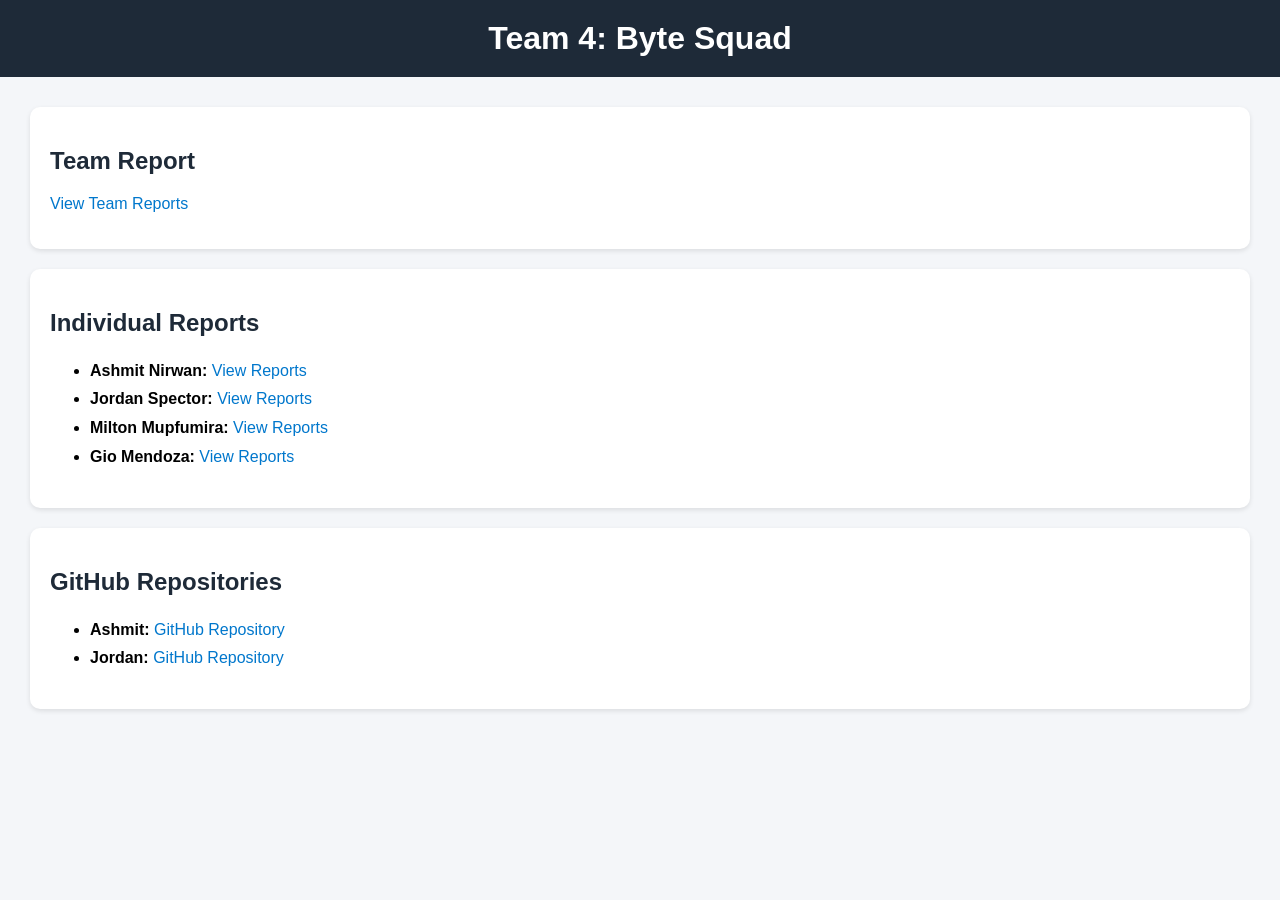
<file: index.html>
<!DOCTYPE html>
<html lang="en">
<head>
    <meta charset="UTF-8">
    <title>Team 4: Byte Squad</title>
    <style>
        body {
            font-family: Arial, sans-serif;
            margin: 0;
            background-color: #f4f6f9;
        }

        header {
            background-color: #1e2a38;
            color: white;
            padding: 20px;
            text-align: center;
        }

        h1 {
            margin: 0;
        }

        .container {
            padding: 30px;
        }

        .section {
            background: white;
            padding: 20px;
            margin-bottom: 20px;
            border-radius: 10px;
            box-shadow: 0 2px 5px rgba(0,0,0,0.1);
        }

        h2 {
            color: #1e2a38;
        }

        a {
            color: #0077cc;
            text-decoration: none;
        }

        a:hover {
            text-decoration: underline;
        }

        ul {
            line-height: 1.8;
        }
    </style>
</head>
<body>

<header>
    <h1>Team 4: Byte Squad</h1>
</header>

<div class="container">

    <!-- Team Report -->
    <div class="section">
        <h2>Team Report</h2>
        <p>
            <a href="https://hartford0-my.sharepoint.com/personal/minli_hartford_edu/_layouts/15/onedrive.aspx?id=%2Fpersonal%2Fminli%5Fhartford%5Fedu%2FDocuments%2F26%20Spring%2FCS460W%5FSoftware%5FDevelopment%2FCS%20460W%20Submissions%2FTeam%20Reports%2FByte%20Squad%20%28Jordan%2C%20Ashmit%2C%20Milton%2C%20Gio%29&viewid=6a51e899%2D791f%2D4338%2D8f02%2D89b6be4ec285" target="_blank">
                View Team Reports
            </a>
        </p>
    </div>

    <!-- Individual Reports -->
    <div class="section">
        <h2>Individual Reports</h2>
        <ul>
            <li><strong>Ashmit Nirwan:</strong> 
                <a href="https://hartford0-my.sharepoint.com/personal/minli_hartford_edu/_layouts/15/onedrive.aspx?id=%2Fpersonal%2Fminli%5Fhartford%5Fedu%2FDocuments%2F26%20Spring%2FCS460W%5FSoftware%5FDevelopment%2FCS%20460W%20Submissions%2FIndividual%20Reports%2FAshmit%20Nirwan&viewid=6a51e899%2D791f%2D4338%2D8f02%2D89b6be4ec285" target="_blank">
                View Reports
                </a>
            </li>
            <li><strong>Jordan Spector:</strong> 
                <a href="https://hartford0-my.sharepoint.com/personal/minli_hartford_edu/_layouts/15/onedrive.aspx?id=%2Fpersonal%2Fminli%5Fhartford%5Fedu%2FDocuments%2F26%20Spring%2FCS460W%5FSoftware%5FDevelopment%2FCS%20460W%20Submissions%2FIndividual%20Reports%2FJordan%20Spector&viewid=6a51e899%2D791f%2D4338%2D8f02%2D89b6be4ec285" target="_blank">
                View Reports
                </a>
            </li>
            <li><strong>Milton Mupfumira:</strong> 
                <a href="https://hartford0-my.sharepoint.com/personal/minli_hartford_edu/_layouts/15/onedrive.aspx?id=%2Fpersonal%2Fminli%5Fhartford%5Fedu%2FDocuments%2F26%20Spring%2FCS460W%5FSoftware%5FDevelopment%2FCS%20460W%20Submissions%2FIndividual%20Reports%2FMilton%20Mupfumira&viewid=6a51e899%2D791f%2D4338%2D8f02%2D89b6be4ec285" target="_blank">
                View Reports
                </a>
            </li>
            <li><strong>Gio Mendoza:</strong> 
                <a href="https://hartford0-my.sharepoint.com/personal/minli_hartford_edu/_layouts/15/onedrive.aspx?id=%2Fpersonal%2Fminli%5Fhartford%5Fedu%2FDocuments%2F26%20Spring%2FCS460W%5FSoftware%5FDevelopment%2FCS%20460W%20Submissions%2FIndividual%20Reports%2FGio%20Mendoza&viewid=6a51e899%2D791f%2D4338%2D8f02%2D89b6be4ec285" target="_blank">
                View Reports
                </a>
            </li>
        </ul>
    </div>

    <!-- GitHub Links -->
    <div class="section">
        <h2>GitHub Repositories</h2>
        <ul>
            <li><strong>Ashmit:</strong> 
                <a href="https://github.com/Ashmit719/CS460-Group-4" target="_blank">
                GitHub Repository
                </a>
            </li>
            <li><strong>Jordan:</strong> 
                <a href="https://github.com/Jordanspector1/CS460W-Group-4" target="_blank">
                GitHub Repository
                </a>
            </li>
        </ul>
    </div>

</div>

</body>
</html>
</file>
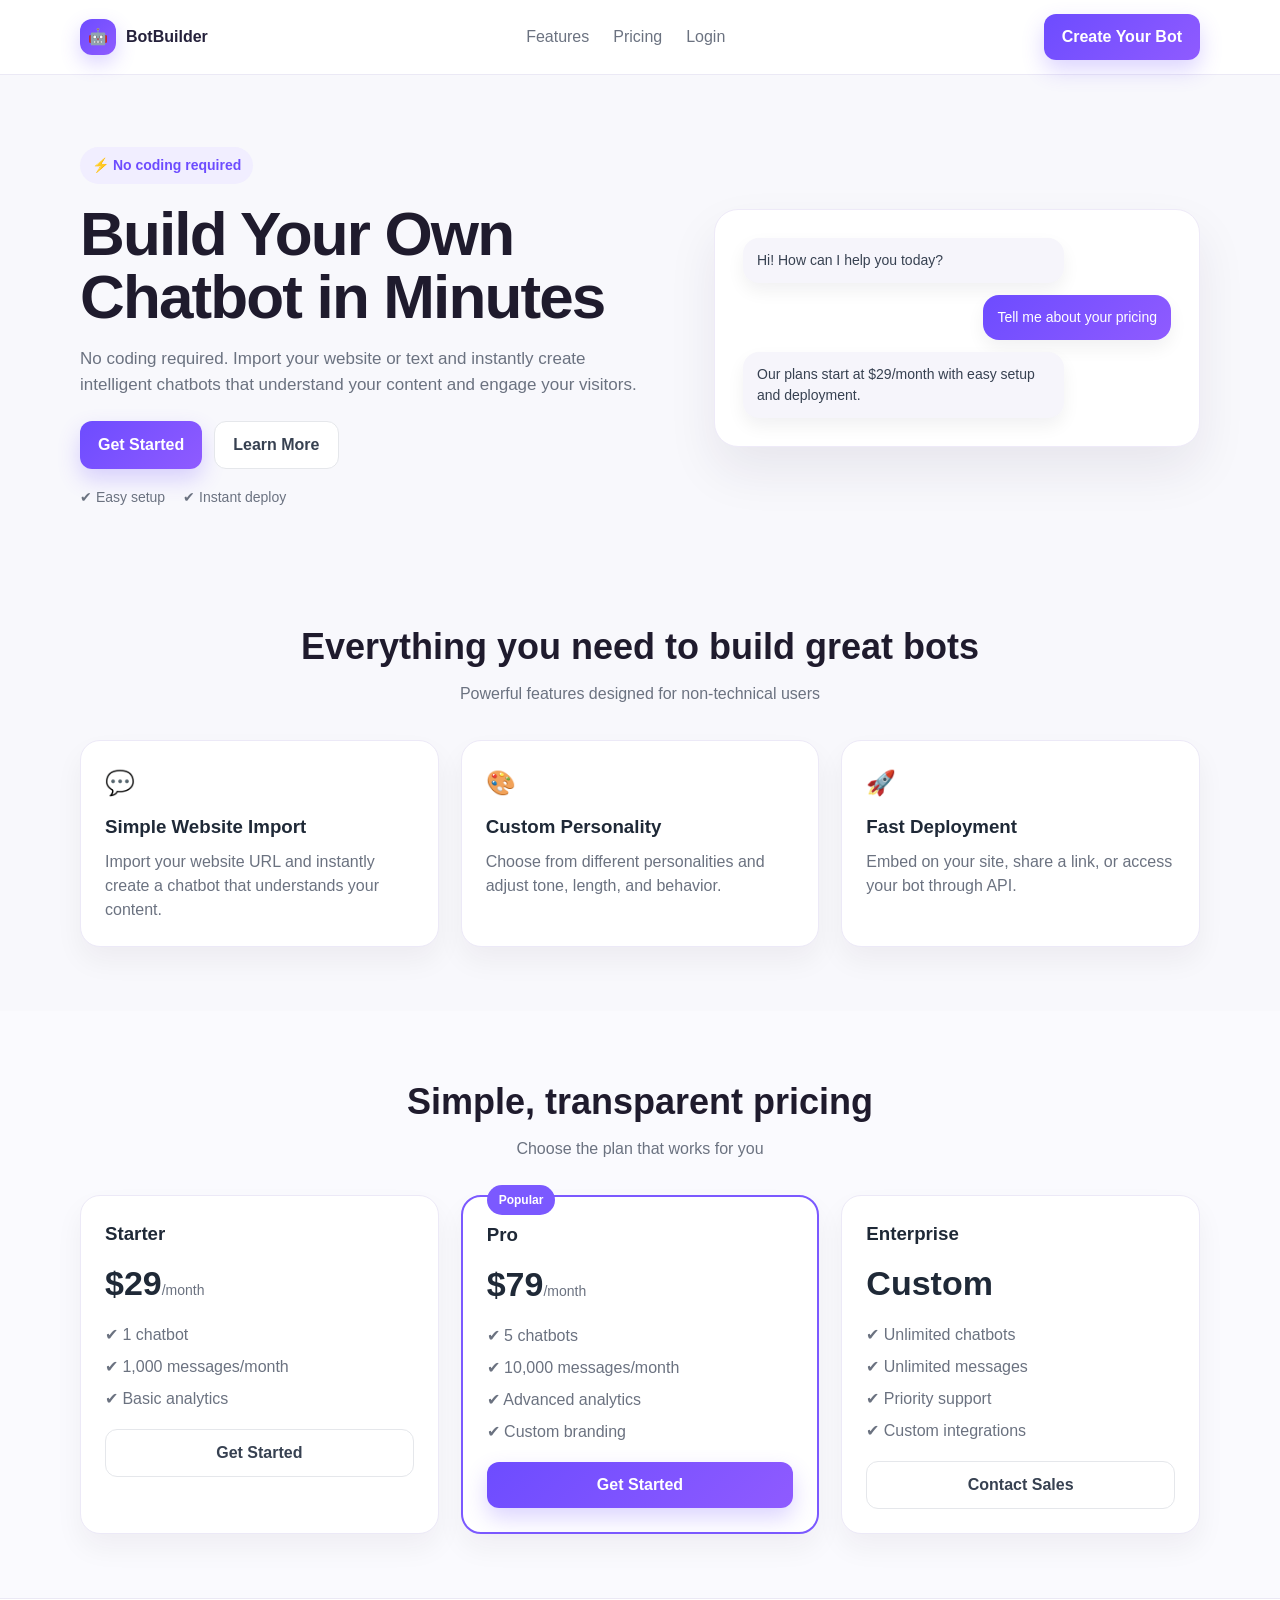
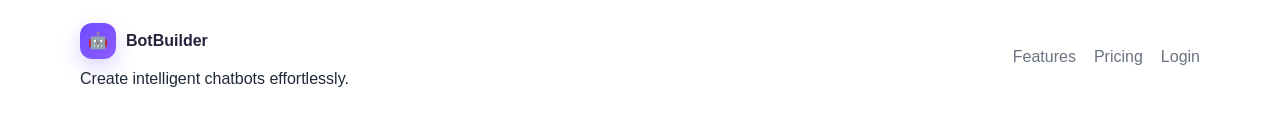
<file: src/main/resources/static/index.html>
<!--index.html-->
<!DOCTYPE html>
<html lang="en">
<head>
    <meta charset="UTF-8">
    <meta name="viewport" content="width=device-width, initial-scale=1.0">
    <title>BotBuilder</title>
    <link rel="stylesheet" href="style.css">
</head>
<body>
    <header class="site-header">
        <div class="container nav-row">
            <a href="index.html" class="brand">
                <div class="brand-icon">🤖</div>
                <span>BotBuilder</span>
            </a>

            <nav class="nav-links">
                <a href="#features">Features</a>
                <a href="#pricing">Pricing</a>
                <a href="login.html">Login</a>
            </nav>

            <a href="login.html" class="btn btn-primary">Create Your Bot</a>
        </div>
    </header>

    <main>
        <section class="hero">
            <div class="container hero-grid">
                <div class="hero-copy">
                    <div class="pill">⚡ No coding required</div>
                    <h1>Build Your Own<br>Chatbot in Minutes</h1>
                    <p>
                        No coding required. Import your website or text and instantly
                        create intelligent chatbots that understand your content and engage your visitors.
                    </p>

                    <div class="hero-actions">
                        <a href="login.html" class="btn btn-primary">Get Started</a>
                        <a href="#features" class="btn btn-secondary">Learn More</a>
                    </div>

                    <div class="hero-meta">
                        <span>✔ Easy setup</span>
                        <span>✔ Instant deploy</span>
                    </div>
                </div>

                <div class="hero-preview-card">
                    <div class="chat-preview">
                        <div class="chat-bubble chat-left">Hi! How can I help you today?</div>
                        <div class="chat-bubble chat-right">Tell me about your pricing</div>
                        <div class="chat-bubble chat-left">Our plans start at $29/month with easy setup and deployment.</div>
                    </div>
                </div>
            </div>
        </section>

        <section id="features" class="section">
            <div class="container">
                <div class="section-heading">
                    <h2>Everything you need to build great bots</h2>
                    <p>Powerful features designed for non-technical users</p>
                </div>

                <div class="feature-grid">
                    <div class="feature-card">
                        <div class="feature-icon">💬</div>
                        <h3>Simple Website Import</h3>
                        <p>Import your website URL and instantly create a chatbot that understands your content.</p>
                    </div>

                    <div class="feature-card">
                        <div class="feature-icon">🎨</div>
                        <h3>Custom Personality</h3>
                        <p>Choose from different personalities and adjust tone, length, and behavior.</p>
                    </div>

                    <div class="feature-card">
                        <div class="feature-icon">🚀</div>
                        <h3>Fast Deployment</h3>
                        <p>Embed on your site, share a link, or access your bot through API.</p>
                    </div>
                </div>
            </div>
        </section>

        <section id="pricing" class="section section-light">
            <div class="container">
                <div class="section-heading">
                    <h2>Simple, transparent pricing</h2>
                    <p>Choose the plan that works for you</p>
                </div>

                <div class="pricing-grid">
                    <div class="price-card">
                        <h3>Starter</h3>
                        <div class="price">$29<span>/month</span></div>
                        <ul>
                            <li>✔ 1 chatbot</li>
                            <li>✔ 1,000 messages/month</li>
                            <li>✔ Basic analytics</li>
                        </ul>
                        <a href="login.html" class="btn btn-secondary btn-full">Get Started</a>
                    </div>

                    <div class="price-card featured">
                        <div class="price-badge">Popular</div>
                        <h3>Pro</h3>
                        <div class="price">$79<span>/month</span></div>
                        <ul>
                            <li>✔ 5 chatbots</li>
                            <li>✔ 10,000 messages/month</li>
                            <li>✔ Advanced analytics</li>
                            <li>✔ Custom branding</li>
                        </ul>
                        <a href="login.html" class="btn btn-primary btn-full">Get Started</a>
                    </div>

                    <div class="price-card">
                        <h3>Enterprise</h3>
                        <div class="price">Custom</div>
                        <ul>
                            <li>✔ Unlimited chatbots</li>
                            <li>✔ Unlimited messages</li>
                            <li>✔ Priority support</li>
                            <li>✔ Custom integrations</li>
                        </ul>
                        <a href="login.html" class="btn btn-secondary btn-full">Contact Sales</a>
                    </div>
                </div>
            </div>
        </section>
    </main>

    <footer class="site-footer">
        <div class="container footer-row">
            <div>
                <div class="brand footer-brand">
                    <div class="brand-icon">🤖</div>
                    <span>BotBuilder</span>
                </div>
                <p>Create intelligent chatbots effortlessly.</p>
            </div>

            <div class="footer-links">
                <a href="#features">Features</a>
                <a href="#pricing">Pricing</a>
                <a href="login.html">Login</a>
            </div>
        </div>
    </footer>
</body>
</html>
</file>
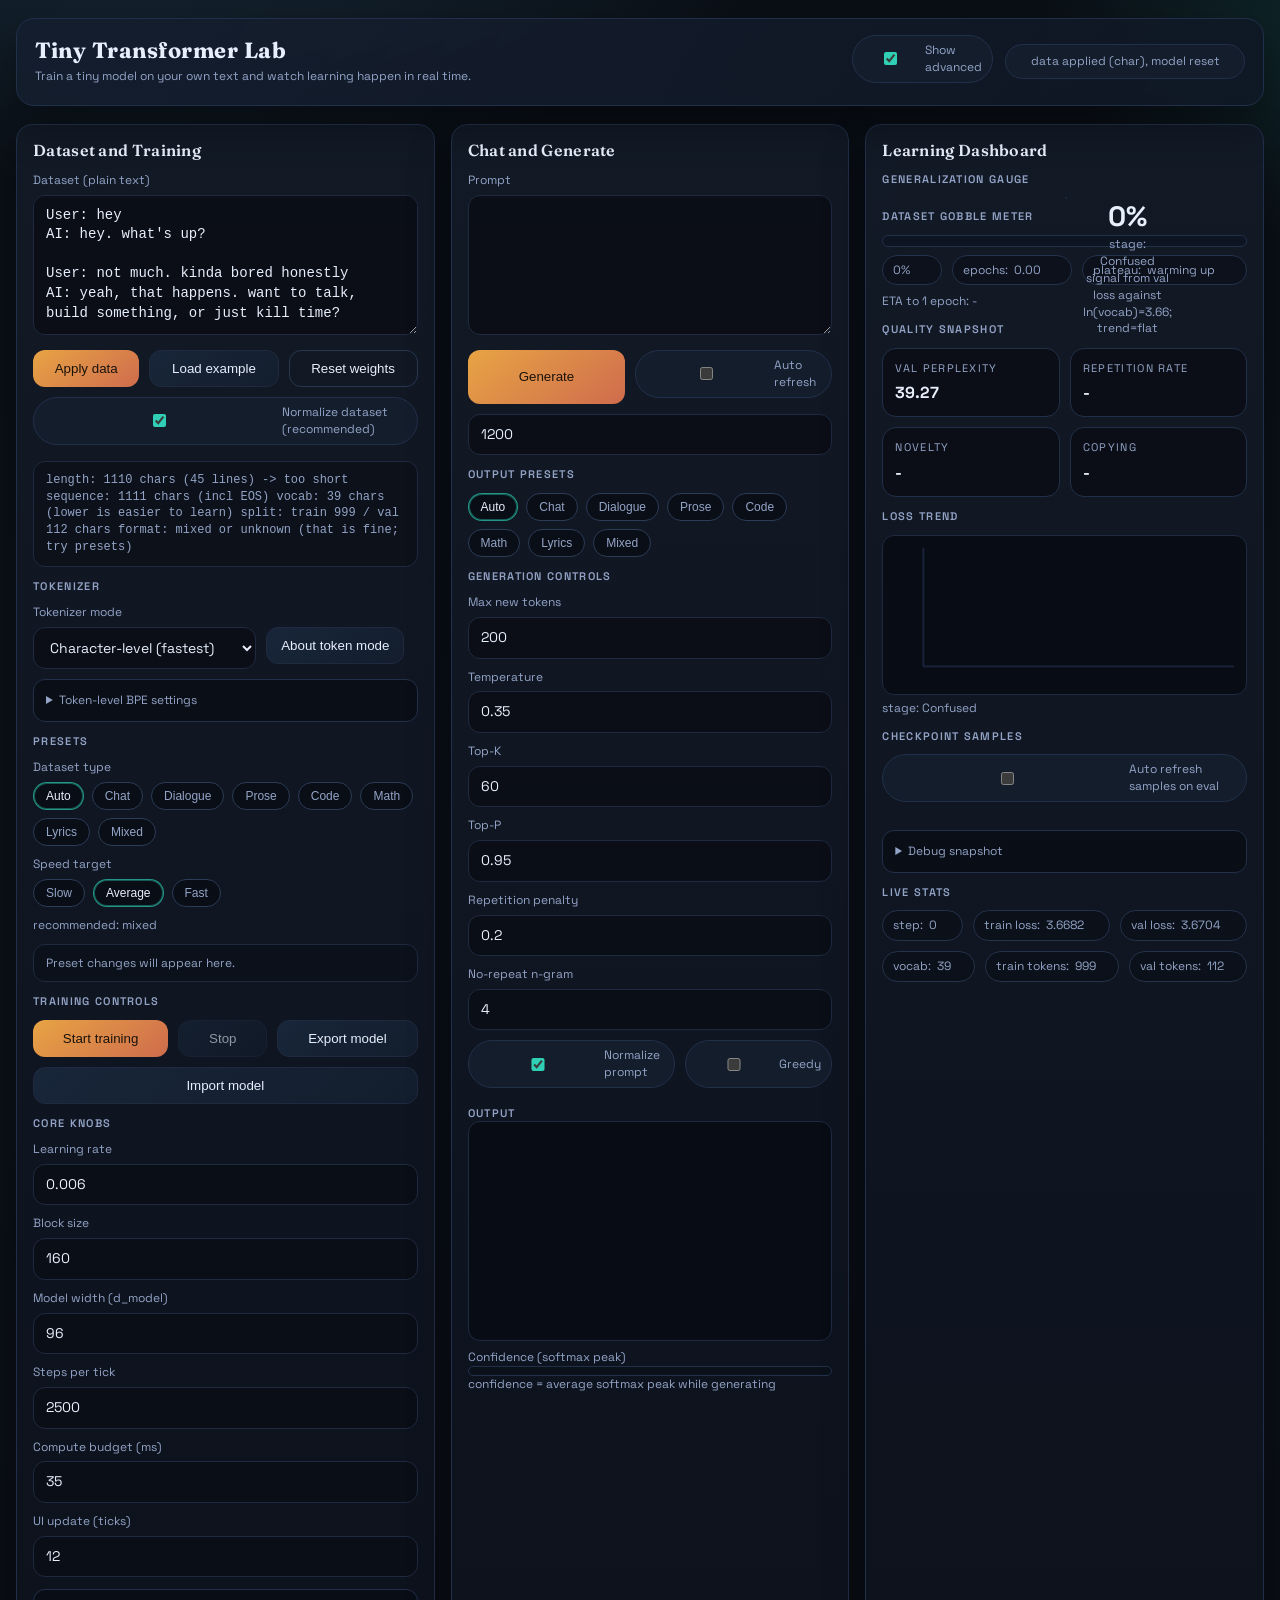
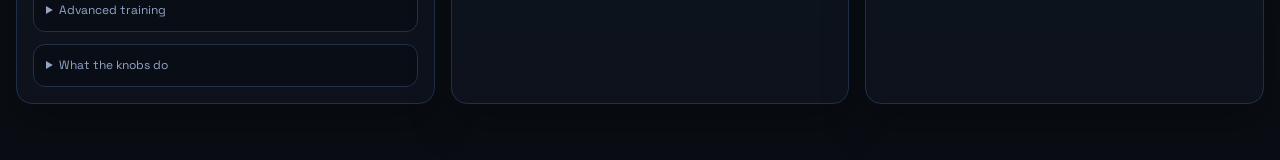
<file: byte-squad-chatbot-builder/chatbot/chatbot.html>
<!doctype html>
<html lang="en">
<head>
  <meta charset="utf-8" />
  <meta name="viewport" content="width=device-width,initial-scale=1" />
  <title>Tiny Transformer Lab - Live Train and Test</title>
  <link rel="preconnect" href="https://fonts.googleapis.com" />
  <link rel="preconnect" href="https://fonts.gstatic.com" crossorigin />
  <link href="https://fonts.googleapis.com/css2?family=Fraunces:wght@500;700&family=Space+Grotesk:wght@400;500;600;700&display=swap" rel="stylesheet" />
  <link rel="stylesheet" href="style.css" />
</head>
<body data-advanced="true">
  <div class="app">
    <header class="topbar">
      <div class="brand">
        <h1>Tiny Transformer Lab</h1>
        <p>Train a tiny model on your own text and watch learning happen in real time.</p>
      </div>
      <div class="top-actions">
        <label class="toggle">
          <input id="toggleAdvanced" type="checkbox" checked />
          Show advanced
        </label>
        <div id="status" class="status">ready</div>
      </div>
    </header>
    <div id="bootWarning" class="boot-warning" style="display:none;">
      Scripts did not load. Open this file using a local server (not file://).
      Example: run <span class="mono">python -m http.server</span> in this folder, then open
      <span class="mono">http://localhost:8000/chatbot.html</span>.
    </div>

    <main class="grid">
      <section class="panel" aria-label="Dataset and training">
        <h2>Dataset and Training</h2>

        <div class="stack">
          <div>
            <label for="data">Dataset (plain text)</label>
            <textarea id="data" class="mono"></textarea>
          </div>
          <div class="row">
            <button id="btnApplyData" class="btn-primary">Apply data</button>
            <button id="btnLoadExample">Load example</button>
            <button id="btnReset" class="btn-ghost">Reset weights</button>
          </div>
          <label class="toggle">
            <input id="normalize" type="checkbox" checked />
            Normalize dataset (recommended)
          </label>
          <div id="dataRating" class="note mono">Paste text, then click Apply data.</div>
        </div>

        <div class="stack">
          <div class="section-title">Tokenizer</div>
          <div class="row">
            <div>
              <label for="tokMode">Tokenizer mode</label>
              <select id="tokMode">
                <option value="char" selected>Character-level (fastest)</option>
                <option value="bpe">Token-level BPE</option>
              </select>
            </div>
            <div>
              <label>&nbsp;</label>
              <button id="btnTokInfo">About token mode</button>
            </div>
          </div>

          <details class="details advanced">
            <summary>Token-level BPE settings</summary>
            <div class="row" style="margin-top:10px;">
              <div>
                <label for="bpeVocab">Target vocab size</label>
                <input id="bpeVocab" type="number" step="50" value="2000" />
              </div>
              <div>
                <label for="bpeSampleChars">Sample chars</label>
                <input id="bpeSampleChars" type="number" step="10000" value="1000000" />
              </div>
              <div>
                <label for="bpeMaxWords">Max unique words</label>
                <input id="bpeMaxWords" type="number" step="1000" value="40000" />
              </div>
            </div>
            <div class="small" style="margin-top:8px;">
              BPE gives cleaner words but Apply data will take longer while it builds the tokenizer.
            </div>
          </details>
        </div>

        <div class="stack">
          <div class="section-title">Presets</div>
          <div>
            <label>Dataset type</label>
            <div id="trainPresetChips" class="tags">
              <button class="chip" data-preset="auto">Auto</button>
              <button class="chip" data-preset="chat">Chat</button>
              <button class="chip" data-preset="dialogue">Dialogue</button>
              <button class="chip" data-preset="prose">Prose</button>
              <button class="chip" data-preset="code">Code</button>
              <button class="chip" data-preset="math">Math</button>
              <button class="chip" data-preset="lyrics">Lyrics</button>
              <button class="chip" data-preset="mixed">Mixed</button>
            </div>
            <select id="presetTrain" class="advanced" hidden>
              <option value="auto" selected>Auto (from dataset)</option>
              <option value="chat">Chat</option>
              <option value="dialogue">Dialogue</option>
              <option value="prose">Prose</option>
              <option value="code">Code</option>
              <option value="math">Math</option>
              <option value="lyrics">Lyrics</option>
              <option value="mixed">Mixed</option>
            </select>
          </div>
          <div>
            <label>Speed target</label>
            <div id="speedPresetChips" class="tags">
              <button class="chip" data-speed="slow">Slow</button>
              <button class="chip active" data-speed="average">Average</button>
              <button class="chip" data-speed="fast">Fast</button>
            </div>
            <select id="speedPreset" class="advanced" hidden>
              <option value="slow">Slow</option>
              <option value="average" selected>Average</option>
              <option value="fast">Fast</option>
            </select>
          </div>
          <div id="presetInfo" class="small">recommended: -</div>
          <div id="presetDiff" class="note">Preset changes will appear here.</div>
        </div>

        <div class="stack">
          <div class="section-title">Training controls</div>
          <div class="row">
            <button id="btnTrain" class="btn-primary">Start training</button>
            <button id="btnStop" disabled>Stop</button>
            <button id="btnExport">Export model</button>
            <button id="btnImport">Import model</button>
            <input id="fileImport" type="file" accept="application/json" style="display:none;" />
          </div>
        </div>

        <div class="stack">
          <div class="section-title">Core knobs</div>
          <div class="row">
            <div>
              <label for="lr">Learning rate</label>
              <input id="lr" type="number" step="0.0001" value="0.006" />
            </div>
            <div>
              <label for="blockSize">Block size</label>
              <input id="blockSize" type="number" step="8" value="160" />
            </div>
            <div>
              <label for="dModel">Model width (d_model)</label>
              <input id="dModel" type="number" step="8" value="96" />
            </div>
          </div>

          <div class="row">
            <div>
              <label for="stepsPerTick">Steps per tick</label>
              <input id="stepsPerTick" type="number" step="1" value="2500" />
            </div>
            <div>
              <label for="budgetMs">Compute budget (ms)</label>
              <input id="budgetMs" type="number" step="1" value="35" />
            </div>
            <div>
              <label for="uiEvery">UI update (ticks)</label>
              <input id="uiEvery" type="number" step="1" value="12" />
            </div>
          </div>
        </div>

        <details class="details advanced">
          <summary>Advanced training</summary>
          <div class="row" style="margin-top:10px;">
            <div>
              <label for="optim">Optimizer</label>
              <select id="optim">
                <option value="adam" selected>Adam</option>
                <option value="sgd">SGD</option>
              </select>
            </div>
            <div>
              <label for="decay">LR decay</label>
              <input id="decay" type="number" step="0.000001" value="0.000003" />
            </div>
            <div>
              <label for="warmup">Warmup steps</label>
              <input id="warmup" type="number" step="1" value="400" />
            </div>
          </div>

          <div class="row">
            <div>
              <label for="wd">Weight decay</label>
              <input id="wd" type="number" step="0.0001" value="0.0007" />
            </div>
            <div>
              <label for="labelSmooth">Label smoothing</label>
              <input id="labelSmooth" type="number" step="0.01" value="0.04" />
            </div>
            <div>
              <label for="clip">Grad clip</label>
              <input id="clip" type="number" step="0.1" value="1" />
            </div>
          </div>

          <div class="row">
            <div>
              <label for="valSplit">Validation split (%)</label>
              <input id="valSplit" type="number" step="1" value="10" />
            </div>
            <div>
              <label for="evalEvery">Eval every (ticks)</label>
              <input id="evalEvery" type="number" step="1" value="30" />
            </div>
            <div>
              <label for="maxBlock">Max block supported</label>
              <input id="maxBlock" type="number" value="256" disabled />
            </div>
          </div>

          <div class="row">
            <label class="toggle">
              <input id="tieWeights" type="checkbox" checked />
              Tie weights
            </label>
            <label class="toggle">
              <input id="residual" type="checkbox" checked />
              Residual connection
            </label>
          </div>
        </details>

        <details class="details advanced">
          <summary>What the knobs do</summary>
          <ul class="notes">
            <li><strong>Learning rate</strong>: how fast weights move; too high can make loss explode.</li>
            <li><strong>Warmup + decay</strong>: eases into training and slowly lowers LR for stability.</li>
            <li><strong>Weight decay</strong>: gently shrinks weights to reduce overfitting.</li>
            <li><strong>Label smoothing</strong>: softens targets so the model does not lock in too hard.</li>
            <li><strong>Block size</strong>: context length; bigger means more memory and slower steps.</li>
            <li><strong>Top-K/Top-P/Temp</strong>: generation-only knobs, they do not change training.</li>
          </ul>
        </details>
      </section>

      <section class="panel" aria-label="Chat and generation">
        <h2>Chat and Generate</h2>
        <div class="stack">
          <div>
            <label for="prompt">Prompt</label>
            <textarea id="prompt" class="mono"></textarea>
          </div>
          <div class="row">
            <button id="btnGen" class="btn-primary">Generate</button>
            <label class="toggle">
              <input id="live" type="checkbox" />
              Auto refresh
            </label>
            <input id="liveMs" type="number" value="1200" step="100" />
          </div>
        </div>

        <div class="stack">
          <div class="section-title">Output presets</div>
          <div id="genPresetChips" class="tags">
            <button class="chip" data-preset="auto">Auto</button>
            <button class="chip" data-preset="chat">Chat</button>
            <button class="chip" data-preset="dialogue">Dialogue</button>
            <button class="chip" data-preset="prose">Prose</button>
            <button class="chip" data-preset="code">Code</button>
            <button class="chip" data-preset="math">Math</button>
            <button class="chip" data-preset="lyrics">Lyrics</button>
            <button class="chip" data-preset="mixed">Mixed</button>
          </div>
          <select id="preset" class="advanced" hidden>
            <option value="auto" selected>Auto (from dataset)</option>
            <option value="chat">Chat</option>
            <option value="dialogue">Dialogue</option>
            <option value="prose">Prose</option>
            <option value="code">Code</option>
            <option value="math">Math</option>
            <option value="lyrics">Lyrics</option>
            <option value="mixed">Mixed</option>
          </select>
          <button id="btnPreset" class="advanced" hidden>Apply preset</button>
        </div>

        <div class="stack">
          <div class="section-title">Generation controls</div>
          <div class="row">
            <div>
              <label for="maxNew">Max new tokens</label>
              <input id="maxNew" type="number" step="10" value="200" />
            </div>
            <div>
              <label for="temp">Temperature</label>
              <input id="temp" type="number" step="0.05" value="0.35" />
            </div>
            <div>
              <label for="topK">Top-K</label>
              <input id="topK" type="number" step="1" value="60" />
            </div>
          </div>
          <div class="row">
            <div>
              <label for="topP">Top-P</label>
              <input id="topP" type="number" step="0.01" value="0.95" />
            </div>
            <div>
              <label for="repPenalty">Repetition penalty</label>
              <input id="repPenalty" type="number" step="0.05" value="0.2" />
            </div>
            <div>
              <label for="noRepeatNgram">No-repeat n-gram</label>
              <input id="noRepeatNgram" type="number" step="1" value="4" />
            </div>
          </div>
          <div class="row">
            <label class="toggle">
              <input id="normPrompt" type="checkbox" checked />
              Normalize prompt
            </label>
            <label class="toggle">
              <input id="greedy" type="checkbox" />
              Greedy
            </label>
          </div>
        </div>

        <div>
          <div class="section-title">Output</div>
          <div id="output" class="out mono"></div>
          <div class="small" style="margin-top:8px;">Confidence (softmax peak)</div>
          <div class="heatbar"><span id="confMeter"></span></div>
          <div id="confExplain" class="small">confidence = average softmax peak while generating</div>
        </div>
      </section>

      <section class="panel" aria-label="Learning dashboard">
        <h2>Learning Dashboard</h2>

        <div class="stack" id="learningPulse">
          <div class="section-title">Generalization gauge</div>
          <div class="gauge" id="learnGauge">
            <div class="gauge-center">
              <div id="learnPct" class="gauge-value">0%</div>
              <div id="learnStage" class="gauge-label">stage: -</div>
              <div id="learnExplain" class="small">quality ~= 1 - loss / ln(vocab)</div>
            </div>
          </div>
        </div>

        <div class="stack">
          <div class="section-title">Dataset gobble meter</div>
          <div class="meter">
            <div class="progress"><span id="gobbleMeter"></span></div>
            <div class="row">
              <span id="gobblePct" class="pill">0%</span>
              <span class="pill">epochs: <span id="epochs">0.00</span></span>
              <span class="pill">plateau: <span id="plateau">-</span></span>
            </div>
            <div class="small">ETA to 1 epoch: <span id="epochEta">-</span></div>
          </div>
        </div>

        <div class="stack">
          <div class="section-title">Quality snapshot</div>
          <div class="cards">
            <div class="card-stat">
              <span>Val perplexity</span>
              <strong id="ppl">-</strong>
            </div>
            <div class="card-stat">
              <span>Repetition rate</span>
              <strong id="repRate">-</strong>
            </div>
            <div class="card-stat">
              <span>Novelty</span>
              <strong id="noveltyRate">-</strong>
            </div>
            <div class="card-stat">
              <span>Copying</span>
              <strong id="copyRate">-</strong>
            </div>
          </div>
        </div>

        <div class="stack">
          <div class="section-title">Loss trend</div>
          <div class="canvas-wrap">
            <canvas id="lossPlot" width="360" height="160"></canvas>
            <div class="small" id="lossStage">stage: -</div>
          </div>
        </div>

        <div class="stack">
          <div class="section-title">Checkpoint samples</div>
          <label class="toggle">
            <input id="sampleAuto" type="checkbox" />
            Auto refresh samples on eval
          </label>
          <div id="sampleTimeline" class="timeline"></div>
        </div>

        <details class="details">
          <summary>Debug snapshot</summary>
          <div class="row" style="margin-top:10px;">
            <button id="btnDebug">Capture debug</button>
            <button id="btnCopyDebug">Copy debug</button>
          </div>
          <pre id="debugOut" class="out mono" style="min-height:120px;"></pre>
        </details>

        <div class="stack">
          <div class="section-title">Live stats</div>
          <div class="row">
            <span class="pill">step: <span id="step">0</span></span>
            <span class="pill">train loss: <span id="loss">-</span></span>
            <span class="pill">val loss: <span id="valLoss">-</span></span>
          </div>
          <div class="row">
            <span class="pill">vocab: <span id="vocab">-</span></span>
            <span class="pill">train tokens: <span id="trainChars">-</span></span>
            <span class="pill">val tokens: <span id="valChars">-</span></span>
          </div>
        </div>
      </section>
    </main>
  </div>

  <script type="module" src="app.js"></script>
  <script>
    setTimeout(() => {
      if (!window.__appReady) {
        const warn = document.getElementById("bootWarning");
        if (warn) warn.style.display = "block";
      }
    }, 600);
  </script>
</body>
</html>
</file>
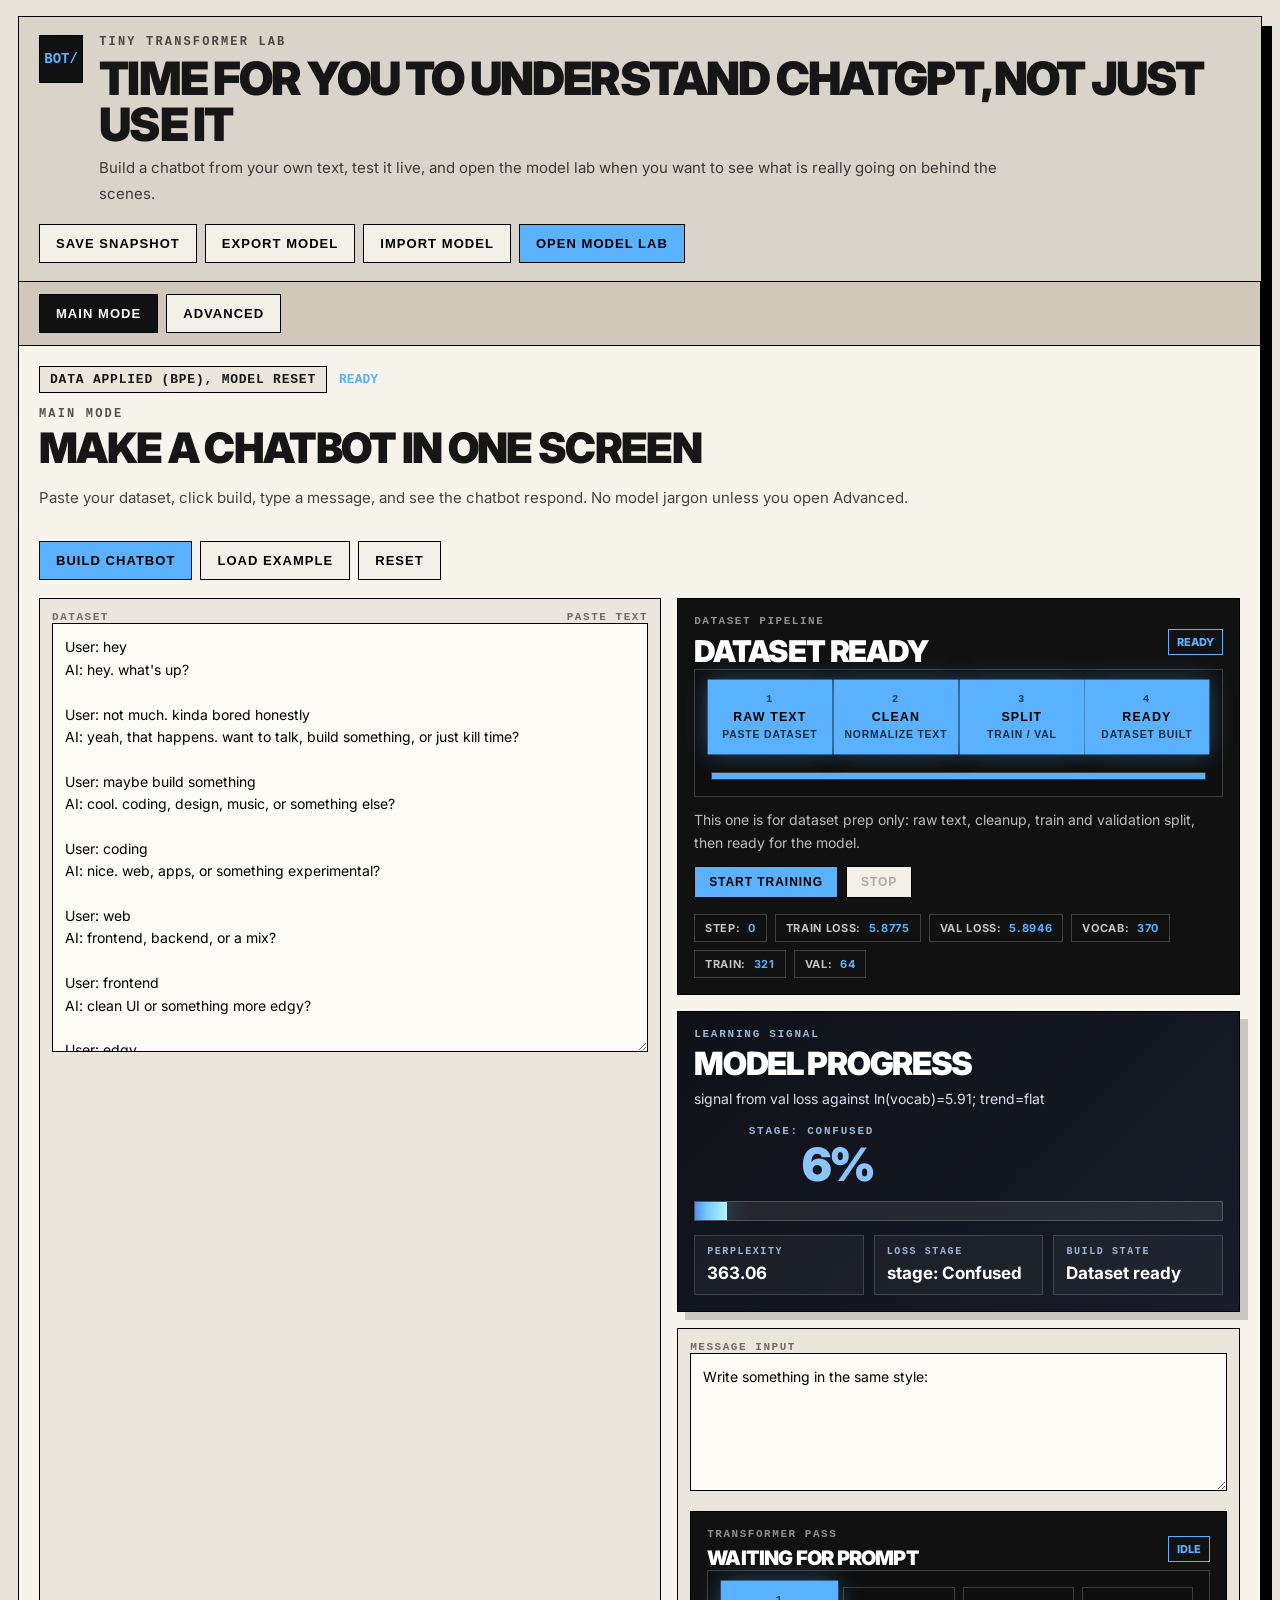
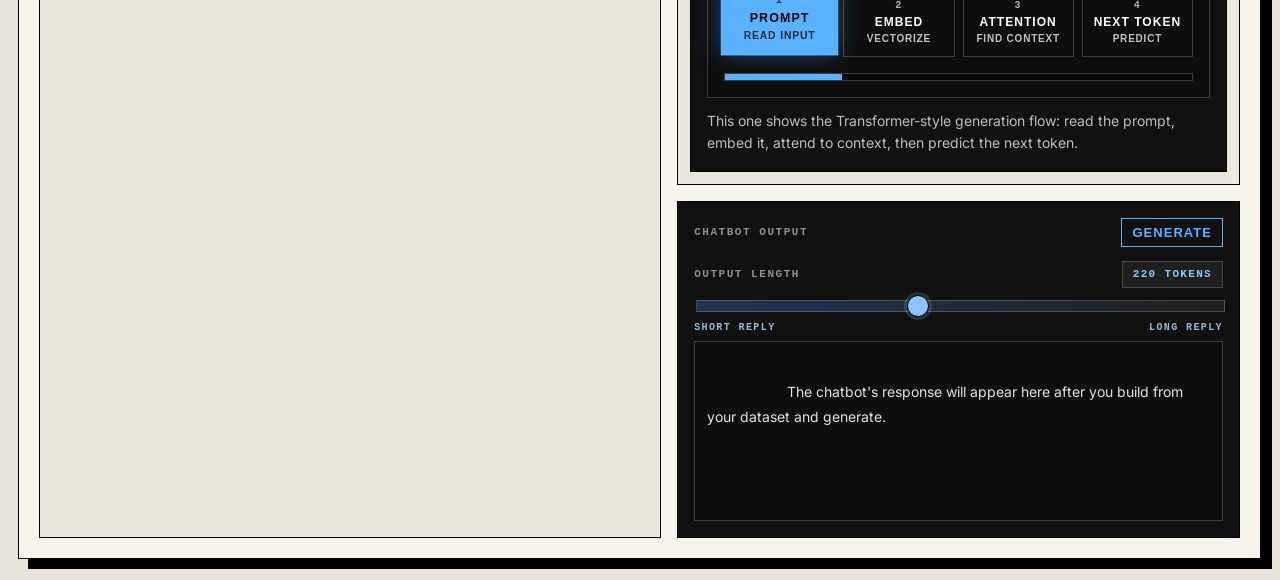
<file: byte-squad-chatbot-builder/chatbot/NEWUI.html>
<!doctype html>
<html lang="en">
<head>
  <meta charset="utf-8" />
  <meta name="viewport" content="width=device-width,initial-scale=1" />
  <title>Chatbot Builder — Tiny Transformer Lab</title>
  <meta name="description" content="Build a chatbot from your own text using a browser-based transformer model. Train, test, and explore live." />
  <link rel="preconnect" href="https://fonts.googleapis.com" />
  <link rel="preconnect" href="https://fonts.gstatic.com" crossorigin />
  <link href="https://fonts.googleapis.com/css2?family=Inter:wght@400;500;600;700;800;900&display=swap" rel="stylesheet" />
  <style>
    :root{
      --bg:#e7e3da; --panel:#f3f0e8; --panel2:#f7f4ec; --muted:#d9d4ca; --muted2:#cfc8bb;
      --ink:#161616; --blue:#5ab2ff; --cream:#ebe6db; --white:#fdfbf5; --black:#111;
    }
    *{box-sizing:border-box} html,body{margin:0;padding:0}
    body{font-family:Inter,Arial,Helvetica,sans-serif;background:var(--bg);color:var(--ink)}
    .wrap{max-width:1600px;margin:0 auto;padding:16px 18px}
    .shell{border:1px solid #000;background:var(--panel);box-shadow:10px 10px 0 #000;overflow:hidden}
    .header{border-bottom:1px solid #000;background:var(--muted);display:flex;justify-content:space-between;gap:18px;align-items:flex-start;padding:18px 20px;flex-wrap:wrap}
    .brand{display:flex;gap:16px;align-items:flex-start}
    .logo{width:48px;height:48px;border:1px solid #000;background:var(--black);color:var(--blue);display:grid;place-items:center;font:700 14px ui-monospace,SFMono-Regular,Menlo,monospace}
    .eyebrow{font:700 12px ui-monospace,monospace;text-transform:uppercase;letter-spacing:.18em;color:#000a}
    h1{margin:6px 0 0;font-size:46px;line-height:1;font-weight:900;letter-spacing:-.04em;text-transform:uppercase}
    .sub{margin-top:8px;max-width:900px;font-size:15px;line-height:1.7;color:#000b}
    .btns{display:flex;gap:8px;flex-wrap:wrap}
    button{cursor:pointer;border:1px solid #000;background:var(--panel);padding:11px 16px;font-size:13px;font-weight:700;text-transform:uppercase;letter-spacing:.08em}
    .btn-blue{background:var(--blue)}
    .layout{display:grid;grid-template-columns:1fr auto}
    .main{background:var(--panel2);border-right:1px solid #000}
    .top-tabs{border-bottom:1px solid #000;background:var(--muted2);padding:12px 20px;display:flex;gap:8px;flex-wrap:wrap}
    .tab-active{background:var(--black);color:#fff}
    .content{padding:20px}
    .hero-row{display:flex;justify-content:space-between;gap:16px;align-items:flex-end;flex-wrap:wrap;margin-bottom:18px}
    .hero-row h2{margin:6px 0 0;font-size:42px;line-height:1.02;font-weight:900;letter-spacing:-.04em;text-transform:uppercase}
    .hero-row p{max-width:900px;font-size:15px;line-height:1.7;color:#000b}
    .main-grid{display:grid;grid-template-columns:1.05fr .95fr;gap:16px}
    .panel{border:1px solid #000;background:var(--cream);padding:12px}
    .label-row,.mini-row{display:flex;justify-content:space-between;gap:12px;align-items:center}
    .label{font:700 11px ui-monospace,monospace;text-transform:uppercase;letter-spacing:.14em;color:#0008}
    textarea,input[type="text"],input[type="number"]{font:14px/1.6 Inter,Arial,sans-serif}
    textarea{width:100%;resize:vertical;min-height:120px;border:1px solid #000;background:var(--white);padding:12px;outline:none}
    .dark{border:1px solid #000;background:var(--black);color:#fff;padding:16px}
    .dark .title{font:700 11px ui-monospace,monospace;text-transform:uppercase;letter-spacing:.14em;color:#fff8}
    .big-status{margin-top:6px;font-size:30px;font-weight:900;letter-spacing:-.04em;text-transform:uppercase}
    .badge{border:1px solid var(--blue);padding:5px 8px;color:var(--blue);font-size:11px;font-weight:800;text-transform:uppercase}
    .stage-box{border:1px solid rgba(255,255,255,.2);background:rgba(0,0,0,.2);padding:16px}
    .stage-grid{display:grid;grid-template-columns:repeat(4,minmax(0,1fr));gap:8px}
    .stage{position:relative;width:100%;padding:12px 8px;text-align:center;color:#fff;border:1px solid rgba(255,255,255,.2);background:transparent;transition:.18s ease}
    .stage:hover,.stage:focus-visible{transform:translateY(-2px);outline:none}
    .stage.active{border-color:var(--blue);background:var(--blue);color:#000;box-shadow:0 0 0 1px var(--blue),0 0 24px rgba(90,178,255,.38);transform:translateY(-4px) scale(1.04)}
    .stage-num{font:700 10px ui-monospace,monospace;text-transform:uppercase;letter-spacing:.12em;opacity:.7}
    .stage-title{margin-top:4px;font-size:12px;font-weight:900;text-transform:uppercase}
    .stage-detail{margin-top:4px;font-size:10px;text-transform:uppercase;letter-spacing:.08em;opacity:.75}
    .tooltip{position:absolute;left:50%;top:calc(100% + 8px);transform:translateX(-50%);width:220px;padding:10px 12px;border:1px solid #000;background:var(--panel);color:#000;text-align:left;font-size:11px;line-height:1.5;box-shadow:4px 4px 0 #000;opacity:0;pointer-events:none;transition:opacity .14s ease,transform .14s ease;z-index:8}
    .stage:hover .tooltip,.stage:focus-visible .tooltip{opacity:1;transform:translateX(-50%) translateY(0)}
    .progress{margin-top:16px;height:8px;border:1px solid rgba(255,255,255,.2);background:rgba(0,0,0,.3);overflow:hidden}
    .bar{height:100%;width:0;background:var(--blue);transition:width .28s ease}
    .helper{margin-top:12px;font-size:14px;line-height:1.6;color:#ffffffb8}
    .stack{display:grid;gap:16px}
    .insight-card{border:1px solid #000;background:linear-gradient(135deg,#0f1117 0%,#171c29 100%);color:#fff;padding:16px;box-shadow:8px 8px 0 rgba(0,0,0,.18)}
    .insight-top{display:flex;justify-content:space-between;gap:14px;align-items:flex-end;flex-wrap:wrap}
    .insight-copy{max-width:560px}
    .insight-copy .title{font:700 11px ui-monospace,monospace;text-transform:uppercase;letter-spacing:.16em;color:#9ab6d8}
    .insight-copy h3{margin:8px 0 0;font-size:32px;line-height:1;font-weight:900;letter-spacing:-.04em;text-transform:uppercase}
    .insight-copy p{margin:8px 0 0;font-size:14px;line-height:1.6;color:#d8dfec}
    .learn-side{display:grid;justify-items:end;gap:6px;min-width:180px}
    .learn-stage{font:700 11px ui-monospace,monospace;text-transform:uppercase;letter-spacing:.16em;color:#9ab6d8}
    .learn-pct{font-size:46px;line-height:.92;font-weight:900;letter-spacing:-.05em;color:#8cc4ff}
    .learn-track{position:relative;margin-top:16px;height:20px;border:1px solid rgba(255,255,255,.2);background:rgba(255,255,255,.08);overflow:hidden}
    .learn-gauge{width:0%;height:100%;background:linear-gradient(90deg,#4d8fff 0%,#74c7ff 45%,#b6f5ff 100%);box-shadow:0 0 28px rgba(116,199,255,.45);transition:width .3s ease,filter .2s ease}
    .learn-gauge.pulse{filter:brightness(1.18)}
    .learn-grid{margin-top:14px;display:grid;grid-template-columns:repeat(3,minmax(0,1fr));gap:10px}
    .learn-pill{border:1px solid rgba(255,255,255,.16);background:rgba(255,255,255,.04);padding:10px 12px}
    .learn-pill span{display:block;font:700 10px ui-monospace,monospace;text-transform:uppercase;letter-spacing:.16em;color:#9ab6d8}
    .learn-pill strong{display:block;margin-top:6px;font-size:17px;line-height:1.25;color:#fff}
    .gen-controls{margin-top:14px;display:grid;gap:10px}
    .gen-controls-head{display:flex;justify-content:space-between;gap:12px;align-items:center;flex-wrap:wrap}
    .token-chip{border:1px solid rgba(255,255,255,.18);background:rgba(255,255,255,.06);padding:7px 10px;font:800 11px/1 ui-monospace,monospace;text-transform:uppercase;letter-spacing:.12em;color:#8cc4ff}
    .range-wrap{display:grid;gap:8px}
    .range-wrap input[type="range"]{width:100%;appearance:none;height:12px;border:1px solid rgba(255,255,255,.18);background:linear-gradient(90deg,rgba(77,143,255,.28) 0%,rgba(255,255,255,.06) 100%);outline:none}
    .range-wrap input[type="range"]::-webkit-slider-thumb{appearance:none;width:22px;height:22px;border-radius:50%;border:1px solid #000;background:#8cc4ff;box-shadow:0 0 0 3px rgba(140,196,255,.18)}
    .range-wrap input[type="range"]::-moz-range-thumb{width:22px;height:22px;border-radius:50%;border:1px solid #000;background:#8cc4ff;box-shadow:0 0 0 3px rgba(140,196,255,.18)}
    .range-meta{display:flex;justify-content:space-between;gap:12px;flex-wrap:wrap;font:700 10px ui-monospace,monospace;text-transform:uppercase;letter-spacing:.14em;color:#9ab6d8}
    .advanced{width:0;opacity:0;overflow:hidden;background:#ece6db;transition:width .28s cubic-bezier(.2,.9,.2,1),opacity .18s ease,transform .28s cubic-bezier(.2,.9,.2,1);transform:translateX(28px)}
    .advanced.open{width:clamp(380px,30vw,440px);opacity:1;transform:translateX(0)}
    .advanced-inner{width:clamp(380px,30vw,440px);min-width:0}
    .adv-head{border-bottom:1px solid #000;background:var(--muted);padding:14px 16px}
    .adv-head h3{margin:6px 0 0;font-size:36px;text-transform:uppercase;letter-spacing:-.04em;font-weight:900}
    .adv-head p{margin:6px 0 0;font-size:14px;line-height:1.6;color:#000b}
    .adv-body{padding:16px;display:grid;gap:16px}
    .adv-card{border:1px solid #000;background:var(--white)}
    .adv-card-head{border-bottom:1px solid #000;background:var(--panel);padding:12px 14px;font:700 11px ui-monospace,monospace;text-transform:uppercase;letter-spacing:.16em;color:#0009}
    .adv-card-body{padding:14px;display:grid;gap:12px}
    .field-label{margin-bottom:4px;font:700 11px ui-monospace,monospace;text-transform:uppercase;letter-spacing:.14em;color:#0008}
    .field input{width:100%;border:1px solid #000;background:#fff;padding:11px 12px;outline:none}
    .workflow-mini{border:1px solid #000;background:var(--black);color:#fff;padding:16px;box-shadow:6px 6px 0 rgba(0,0,0,.22)}
    .workflow-line{margin-top:12px;display:grid;grid-template-columns:repeat(4,minmax(0,1fr));gap:8px;align-items:stretch;text-align:center}
    .workflow-step,.workflow-step-lit{min-width:0;padding:12px 8px;border:1px solid rgba(255,255,255,.2);font-size:11px;font-weight:900;text-transform:uppercase}
    .workflow-step-lit{border-color:var(--blue);background:var(--blue);color:#000}
    .workflow-step div:last-child,.workflow-step-lit div:last-child{overflow-wrap:anywhere}
    .workflow-arrow{display:none;color:rgba(255,255,255,.6);font-size:22px;font-weight:900}
    .workflow-meta{margin-top:14px;display:grid;gap:8px;font-size:13px}
    .workflow-meta div{display:grid;grid-template-columns:minmax(0,1fr) auto;gap:12px;border:1px solid rgba(255,255,255,.2);padding:9px 10px}
    .workflow-meta span,.workflow-meta strong{min-width:0;overflow-wrap:anywhere}

    /* ---- stats row in main ---- */
    .stats-row{display:flex;gap:8px;flex-wrap:wrap;margin-top:16px}
    .stat-pill{border:1px solid rgba(255,255,255,.2);padding:6px 10px;font-size:11px;font-weight:700;text-transform:uppercase;letter-spacing:.06em;color:#ffffffc0}
    .stat-pill strong{color:var(--blue);margin-left:4px}

    /* ---- training controls row ---- */
    .train-controls{display:flex;gap:8px;flex-wrap:wrap;margin-top:12px}
    .train-controls button{font-size:12px;padding:8px 14px}

    /* ---- boot warning ---- */
    .boot-warning{background:#ff9800;color:#000;padding:14px 20px;font-size:14px;font-weight:600;display:none}

    @media (max-width:1200px){.main-grid{grid-template-columns:1fr}}
    @media (max-width:900px){
      h1{font-size:34px}.hero-row h2{font-size:32px}.layout{grid-template-columns:1fr}.main{border-right:0}
      .advanced,.advanced.open{width:100%;min-width:0}.advanced-inner{min-width:0}.stage-grid{grid-template-columns:repeat(2,minmax(0,1fr))}
      .workflow-line{grid-template-columns:repeat(2,minmax(0,1fr))}
      .learn-grid{grid-template-columns:1fr}
      .learn-side{justify-items:start}
    }
  </style>
</head>
<body>
  <div class="wrap">
    <div class="shell">
      <div class="header">
        <div class="brand">
          <div class="logo">BOT/</div>
          <div>
            <div class="eyebrow">Tiny transformer lab</div>
            <h1>Time for you to understand ChatGPT, not just use it</h1>
            <div class="sub">Build a chatbot from your own text, test it live, and open the model lab when you want to see what is really going on behind the scenes.</div>
          </div>
        </div>
        <div class="btns">
          <button type="button" id="btnSaveSnapshot">Save Snapshot</button>
          <button type="button" id="btnExport">Export Model</button>
          <button type="button" id="btnImport">Import Model</button>
          <input id="fileImport" type="file" accept="application/json" style="display:none;" />
          <button type="button" id="openLabTop" class="btn-blue">Open Model Lab</button>
        </div>
      </div>

      <!-- Boot warning (shown if JS modules fail to load) -->
      <div id="bootWarning" class="boot-warning" style="display:none;">
        Scripts did not load. Open this file via a local server (not file://).
        Example: run <code>npx http-server .</code> in this folder, then open
        <code>http://localhost:8080/NEWUI.html</code>.
      </div>

      <div class="layout">
        <main class="main">
          <div class="top-tabs">
            <button type="button" class="tab-active">Main Mode</button>
            <button type="button" id="toggleAdvanced">Advanced</button>
          </div>

          <div class="content">
            <!-- Status bar -->
            <div style="margin-bottom:14px;display:flex;gap:12px;align-items:center;flex-wrap:wrap">
              <div id="status" style="font:600 13px/1 ui-monospace,monospace;padding:6px 10px;border:1px solid #000;background:var(--cream);text-transform:uppercase;letter-spacing:.06em;max-width:100%;overflow:hidden;text-overflow:ellipsis;white-space:nowrap">ready</div>
              <div id="buildPct" style="font:800 13px/1 ui-monospace,monospace;color:var(--blue)">0%</div>
            </div>

            <div class="hero-row">
              <div>
                <div class="eyebrow">Main mode</div>
                <h2>Make a chatbot in one screen</h2>
                <p>Paste your dataset, click build, type a message, and see the chatbot respond. No model jargon unless you open Advanced.</p>
              </div>
              <div style="display:flex;gap:8px;flex-wrap:wrap">
                <button type="button" id="btnApplyData" class="btn-blue">Build Chatbot</button>
                <button type="button" id="btnLoadExample">Load Example</button>
                <button type="button" id="btnReset">Reset</button>
              </div>
            </div>

            <div class="main-grid">
              <!-- LEFT: dataset + message -->
              <div class="panel">
                <div class="label-row">
                  <div class="label">Dataset</div>
                  <div class="label">Paste text</div>
                </div>
                <textarea id="data" rows="18" placeholder="Paste the text you want your chatbot to learn from..."></textarea>
              </div>

              <!-- RIGHT: pipeline + chat -->
              <div class="stack">
                <!-- Dataset pipeline stages -->
                <div class="dark">
                  <div class="mini-row">
                    <div>
                      <div class="title">Dataset pipeline</div>
                      <div id="datasetStatus" class="big-status">Waiting for text</div>
                    </div>
                    <div id="datasetBadge" class="badge">Idle</div>
                  </div>
                  <div class="stage-box">
                    <div id="datasetStages" class="stage-grid"></div>
                    <div class="progress"><div id="datasetBar" class="bar"></div></div>
                  </div>
                  <div class="helper">This one is for dataset prep only: raw text, cleanup, train and validation split, then ready for the model.</div>

                  <!-- Training controls -->
                  <div class="train-controls">
                    <button type="button" id="btnTrain" class="btn-blue">Start Training</button>
                    <button type="button" id="btnStop" disabled>Stop</button>
                  </div>

                  <!-- Live stats row -->
                  <div class="stats-row">
                    <div class="stat-pill">step: <strong id="step">0</strong></div>
                    <div class="stat-pill">train loss: <strong id="loss">-</strong></div>
                    <div class="stat-pill">val loss: <strong id="valLoss">-</strong></div>
                    <div class="stat-pill">vocab: <strong id="vocab">-</strong></div>
                    <div class="stat-pill">train: <strong id="trainChars">-</strong></div>
                    <div class="stat-pill">val: <strong id="valChars">-</strong></div>
                  </div>
                </div>

                <div class="insight-card">
                  <div class="insight-top">
                    <div class="insight-copy">
                      <div class="title">Learning signal</div>
                      <h3>Model progress</h3>
                      <p id="learnExplain">Train a little and this bar starts reflecting how much structure the model is picking up from the dataset.</p>
                    </div>
                    <div class="learn-side">
                      <div id="learnStage" class="learn-stage">Stage: -</div>
                      <div id="learnPct" class="learn-pct">0%</div>
                    </div>
                  </div>
                  <div class="learn-track" aria-hidden="true">
                    <div id="learnGauge" class="learn-gauge"></div>
                  </div>
                  <div class="learn-grid">
                    <div class="learn-pill">
                      <span>Perplexity</span>
                      <strong id="ppl">-</strong>
                    </div>
                    <div class="learn-pill">
                      <span>Loss stage</span>
                      <strong id="lossStage">Stage: -</strong>
                    </div>
                    <div class="learn-pill">
                      <span>Build state</span>
                      <strong id="learnBuildState">Dataset ready</strong>
                    </div>
                  </div>
                </div>

                <!-- Message input + transformer pipeline -->
                <div class="panel">
                  <div class="label">Message input</div>
                  <textarea id="prompt" rows="5" placeholder="Ask your chatbot something..."></textarea>

                  <div class="dark" style="margin-top:16px">
                    <div class="mini-row">
                      <div>
                        <div class="title">Transformer pass</div>
                        <div id="transformerStatus" class="big-status" style="font-size:20px">Waiting for prompt</div>
                      </div>
                      <div id="transformerBadge" class="badge">Idle</div>
                    </div>
                    <div class="stage-box">
                      <div id="transformerStages" class="stage-grid"></div>
                      <div class="progress"><div id="transformerBar" class="bar"></div></div>
                    </div>
                    <div class="helper">This one shows the Transformer-style generation flow: read the prompt, embed it, attend to context, then predict the next token.</div>
                  </div>
                </div>

                <!-- Chatbot output -->
                <div class="dark">
                  <div class="mini-row">
                    <div class="title">Chatbot output</div>
                    <button type="button" id="btnGen" style="background:transparent;color:var(--blue);border-color:var(--blue);padding:6px 10px">Generate</button>
                  </div>
                  <div class="gen-controls">
                    <div class="gen-controls-head">
                      <div class="title">Output length</div>
                      <div id="maxNewValue" class="token-chip">220 TOKENS</div>
                    </div>
                    <div class="range-wrap">
                      <input id="maxNew" type="range" min="20" max="500" step="10" value="220" />
                      <div class="range-meta">
                        <span>Short reply</span>
                        <span>Long reply</span>
                      </div>
                    </div>
                  </div>
                  <div id="output" style="min-height:180px;border:1px solid rgba(255,255,255,.2);background:rgba(0,0,0,.2);padding:12px;font-size:14px;line-height:1.8;color:#ffffffe0;margin-top:8px;white-space:pre-wrap;word-break:break-word">
                    The chatbot's response will appear here after you build from your dataset and generate.
                  </div>
                </div>
              </div>
            </div>
          </div>
        </main>

        <!-- Advanced panel (slides in) -->
        <aside id="advanced" class="advanced">
          <div class="advanced-inner">
            <div class="adv-head">
              <div class="eyebrow">Advanced</div>
              <h3>Model lab</h3>
              <p>This is where the real training flow, process details, and all the technical controls live.</p>
            </div>

            <div class="adv-body">
              <div class="workflow-mini">
                <div class="title">Technical workflow (GPT-style)</div>
                <div class="workflow-line">
                  <div class="workflow-step-lit"><div>01</div><div>Pre-train text</div></div>
                  <div class="workflow-arrow">→</div>
                  <div class="workflow-step"><div>02</div><div>Tokenize</div></div>
                  <div class="workflow-arrow">→</div>
                  <div class="workflow-step"><div>03</div><div>Transformer</div></div>
                  <div class="workflow-arrow">→</div>
                  <div class="workflow-step"><div>04</div><div>Next token</div></div>
                </div>
                <div class="workflow-meta">
                  <div><span>Architecture</span><strong style="color:var(--blue)">Transformer</strong></div>
                  <div><span>Training idea</span><strong>Language modeling</strong></div>
                  <div><span>Prediction</span><strong>Next token</strong></div>
                </div>
              </div>

              <div class="adv-card">
                <div class="adv-card-head">Training</div>
                <div class="adv-card-body">
                  <label class="field"><div class="field-label">Learning rate</div><input id="lr" type="number" step="0.0001" value="0.005" /></label>
                  <label class="field"><div class="field-label">Block size</div><input id="blockSize" type="number" step="8" value="192" /></label>
                  <label class="field"><div class="field-label">d_model</div><input id="dModel" type="number" step="8" value="112" /></label>
                  <label class="field"><div class="field-label">Steps per tick</div><input id="stepsPerTick" type="number" step="1" value="2500" /></label>
                  <label class="field"><div class="field-label">Budget ms</div><input id="budgetMs" type="number" step="1" value="35" /></label>
                </div>
              </div>

              <div class="adv-card">
                <div class="adv-card-head">Sampling</div>
                <div class="adv-card-body">
                  <label class="field"><div class="field-label">Temperature</div><input id="temp" type="number" step="0.05" value="0.40" /></label>
                  <label class="field"><div class="field-label">Top-k</div><input id="topK" type="number" step="1" value="50" /></label>
                  <label class="field"><div class="field-label">Top-p</div><input id="topP" type="number" step="0.01" value="0.95" /></label>
                  <label class="field"><div class="field-label">Repetition penalty</div><input id="repPenalty" type="number" step="0.05" value="0.20" /></label>
                  <label class="field"><div class="field-label">No-repeat n-gram</div><input id="noRepeatNgram" type="number" step="1" value="4" /></label>
                </div>
              </div>

              <div class="adv-card">
                <div class="adv-card-head">Data</div>
                <div class="adv-card-body">
                  <label class="field"><div class="field-label">Validation split</div><input id="valSplit" type="number" step="1" value="10" /></label>
                </div>
              </div>
            </div>
          </div>
        </aside>
      </div>
    </div>
  </div>

  <script type="module" src="app-newui.js"></script>
  <script>
    setTimeout(() => {
      if (!window.__appReady) {
        const warn = document.getElementById("bootWarning");
        if (warn) warn.style.display = "block";
      }
    }, 600);
  </script>
</body>
</html>
</file>
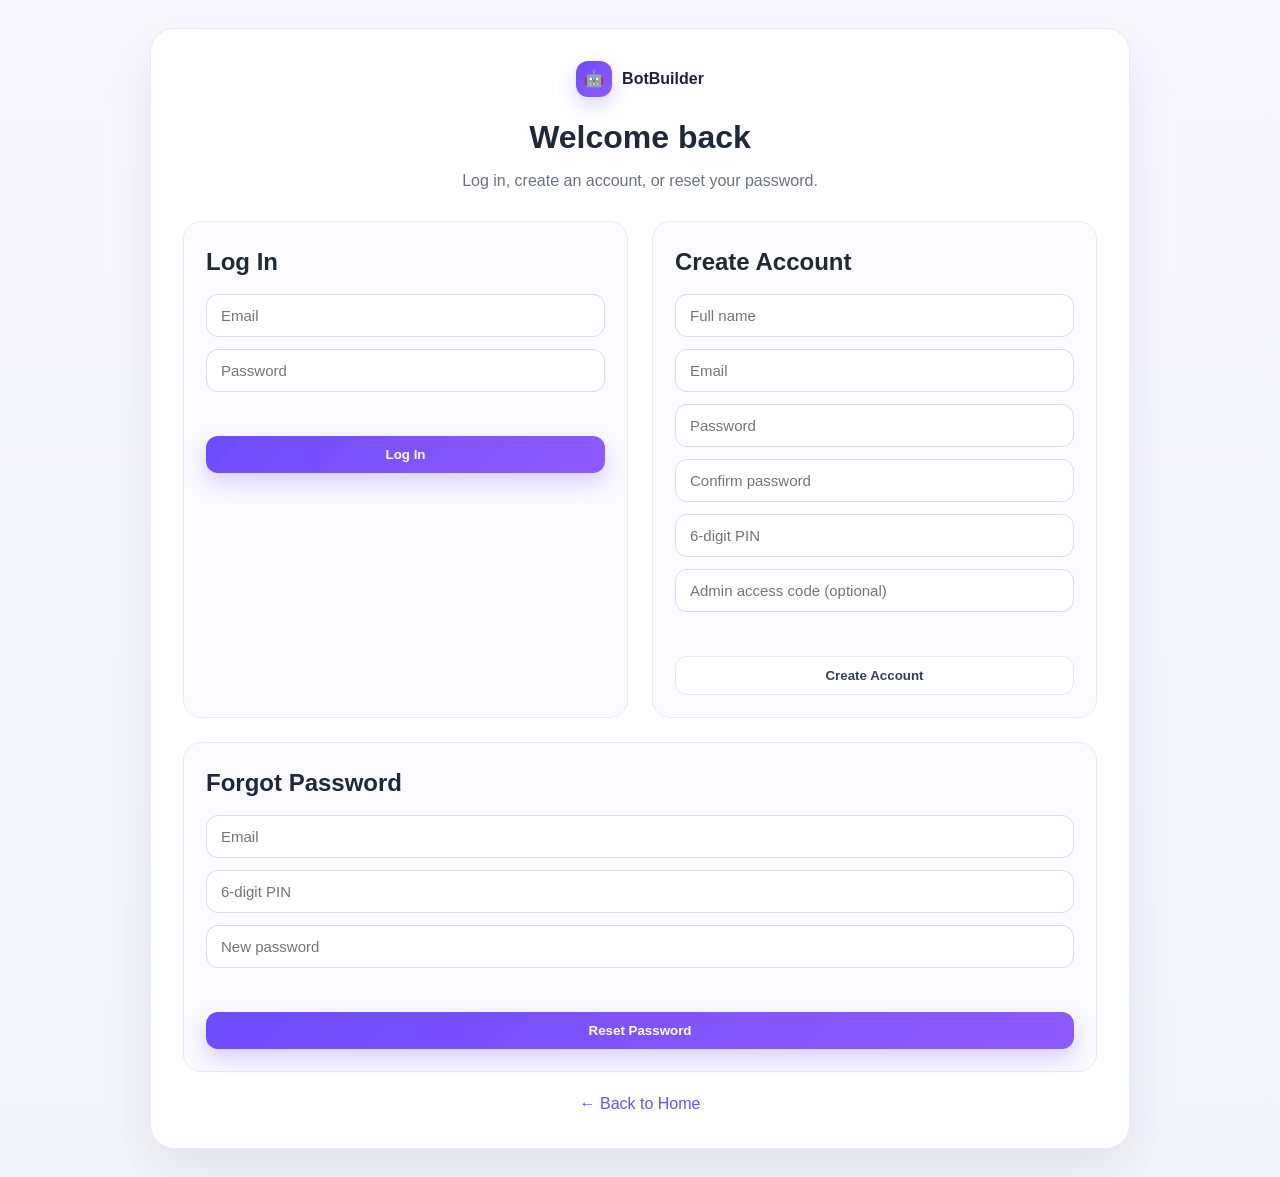
<file: src/main/resources/static/create-bot.html>
<!DOCTYPE html>
<html lang="en">
<head>
    <meta charset="UTF-8">
    <meta name="viewport" content="width=device-width, initial-scale=1.0">
    <title>Create Bot - BotBuilder</title>
    <link rel="stylesheet" href="style.css">
</head>
<body class="create-bot-page">
    <header class="public-header">
        <div class="brand">
            <div class="brand-icon">🤖</div>
            <span>BotBuilder</span>
        </div>
    </header>

    <main class="wizard-shell">
        <div class="wizard-stepper">
            <div class="step active">1</div>
            <div class="step">2</div>
            <div class="step">3</div>
            <div class="step">4</div>
            <div class="step">5</div>
        </div>

        <div class="wizard-step-labels">
            <span>Basic Info</span>
            <span>Knowledge Source</span>
            <span>Customize</span>
            <span>Test</span>
            <span>Deploy</span>
        </div>

        <!-- STEP 1 -->
        <section id="step-1" class="wizard-step active">
            <div class="wizard-card">
                <h1>Basic Information</h1>
                <p>Let's start with the basics about your chatbot.</p>

                <label for="bot-name">Bot Name *</label>
                <input id="bot-name" type="text" placeholder="e.g., Customer Support Bot">

                <label for="bot-description">Description</label>
                <textarea id="bot-description" rows="4" placeholder="Brief description of what this bot does..."></textarea>

                <label for="bot-language">Language</label>
                <select id="bot-language">
                    <option value="English">English</option>
                </select>

                <label>Personality Type *</label>
                <div class="personality-grid">
                    <button type="button" class="personality-option active" data-value="Professional">
                        <strong>Professional</strong>
                        <span>Formal and business-oriented</span>
                    </button>

                    <button type="button" class="personality-option" data-value="Friendly">
                        <strong>Friendly</strong>
                        <span>Warm and approachable</span>
                    </button>

                    <button type="button" class="personality-option" data-value="Sales">
                        <strong>Sales</strong>
                        <span>Persuasive and goal-driven</span>
                    </button>

                    <button type="button" class="personality-option" data-value="Support">
                        <strong>Support</strong>
                        <span>Helpful and patient</span>
                    </button>
                </div>

                <input type="hidden" id="bot-personality" value="Professional">

                <div id="form-message-step1" class="form-message"></div>

                <div class="wizard-nav-row">
                    <button id="step1-back-btn" class="btn btn-secondary" type="button">Back to Dashboard</button>
                    <button id="create-bot-btn" class="btn btn-primary" type="button">Next →</button>
                </div>
            </div>
        </section>

        <!-- STEP 2 -->
        <section id="step-2" class="wizard-step">
            <div class="wizard-card">
                <h1>Knowledge Source</h1>

                <div class="knowledge-source-switch">
                    <button type="button" class="knowledge-source-option active" data-source="website">URL</button>
                    <button type="button" class="knowledge-source-option" data-source="text">Text</button>
                </div>

                <input type="hidden" id="knowledge-source-type" value="website">

                <div id="knowledge-panel-website" class="knowledge-panel active">
                    <label for="knowledge-website-url" id="knowledge-url-label">Website or PDF URL</label>
                    <input id="knowledge-website-url" type="text" placeholder="https://example.com/page or https://example.com/file.pdf">
                </div>

                <div id="knowledge-panel-text" class="knowledge-panel">
                    <label for="knowledge-text-content">Paste Knowledge Text</label>
                    <textarea id="knowledge-text-content" rows="8" placeholder="Paste content here..."></textarea>
                    <div id="knowledge-text-counter" class="helper-text">0 characters</div>
                </div>

                <div id="form-message-step2" class="form-message"></div>

                <div class="wizard-nav-row">
                    <button id="prev-btn" class="btn btn-secondary" type="button">Previous</button>
                    <button id="next-btn" class="btn btn-primary" type="button">Next →</button>
                </div>
            </div>
        </section>

        <!-- STEP 3 -->
        <section id="step-3" class="wizard-step">
            <div class="wizard-card">
                <h1>Customize</h1>

                <div class="slider-block">
                    <div class="slider-header">
                        <label>Tone</label>
                        <span class="slider-value">Balanced</span>
                    </div>
                    <input class="slider" type="range" min="0" max="100" value="50">
                    <div class="helper-text">Balanced tone</div>
                </div>

                <div class="slider-block">
                    <div class="slider-header">
                        <label>Response Length</label>
                        <span class="slider-value">Medium</span>
                    </div>
                    <input class="slider" type="range" min="0" max="100" value="50">
                    <div class="helper-text">Balanced responses</div>
                </div>

                <div class="wizard-nav-row">
                    <button class="btn btn-secondary prev-generic" type="button">Previous</button>
                    <button class="btn btn-primary next-generic" type="button">Next →</button>
                </div>
            </div>
        </section>

        <!-- STEP 4 -->
        <section id="step-4" class="wizard-step">
            <div class="wizard-card">
                <div class="test-layout">
                    <div class="review-box">
                        <h2>Review Your Bot</h2>
                        <div id="review-info"></div>
                    </div>

                    <div class="test-box">
                        <h2>Test Your Bot</h2>
                        <div class="chat-messages"></div>
                        <div class="chat-input-row">
                            <input class="chat-field" type="text" placeholder="Type your message...">
                            <button class="chat-send btn btn-primary" type="button">Send</button>
                        </div>
                    </div>
                </div>

                <div id="open-mode-step4-actions" class="wizard-nav-row" style="display: none;">
                    <button id="step4-back-dashboard-btn" class="btn btn-secondary" type="button">
                        Back to Dashboard
                    </button>
                </div>

                <div class="wizard-nav-row">
                    <button class="btn btn-secondary prev-generic" type="button">Previous</button>
                    <button class="btn btn-primary next-generic" type="button">Next →</button>
                </div>
            </div>
        </section>

        <!-- STEP 5 -->
        <section id="step-5" class="wizard-step">
            <div class="wizard-card">
                <h1>Deploy Your Bot</h1>
                <p>Publish your bot and share it with website visitors.</p>

                <label for="public-link">Public Share Link</label>
                <input id="public-link" type="text" readonly value="Not published yet">

                <div id="deploy-message" class="form-message"></div>

                <div class="wizard-nav-row">
                    <button class="btn btn-secondary prev-generic" type="button">Previous</button>

                    <div class="deploy-actions">
                        <button id="back-dashboard-btn" class="btn btn-secondary" type="button">Back to Dashboard</button>
                        <button id="open-bot-btn" class="btn btn-secondary" type="button">Open Bot</button>
                        <button id="deploy-btn" class="btn btn-primary" type="button">Publish Bot</button>
                    </div>
                </div>
            </div>
        </section>
    </main>

    <script src="auth.js"></script>
    <script src="script.js"></script>
</body>
</html>
</file>
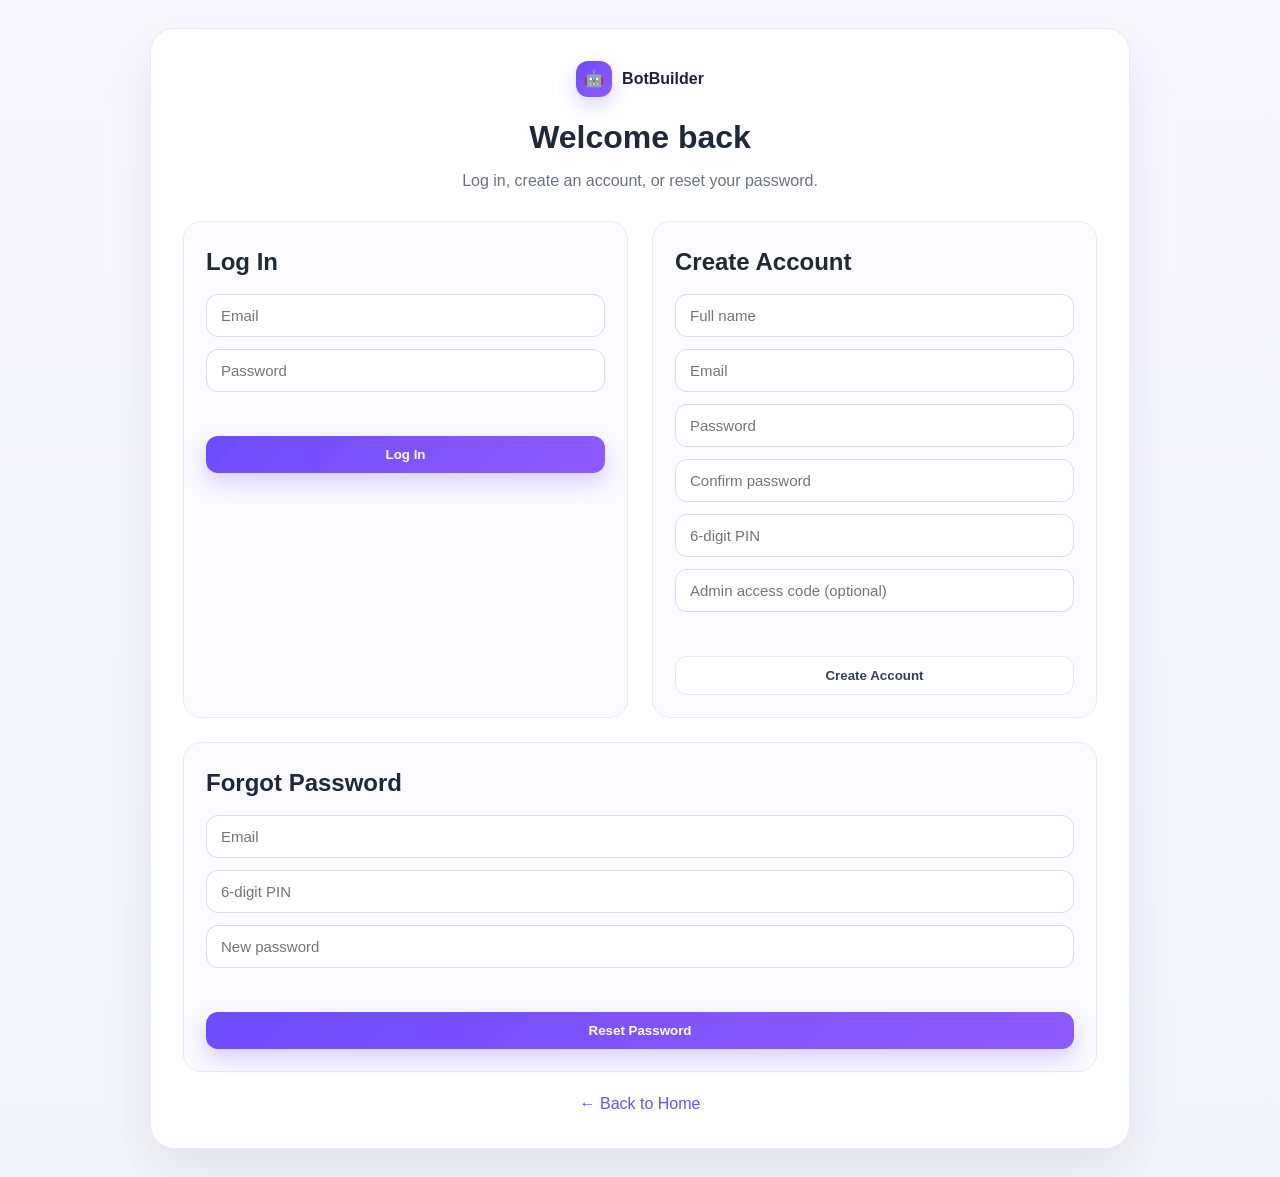
<file: src/main/resources/static/dashboard.html>
<!DOCTYPE html>
<html lang="en">
<head>
    <meta charset="UTF-8">
    <meta name="viewport" content="width=device-width, initial-scale=1.0">
    <title>Dashboard - BotBuilder</title>
    <link rel="stylesheet" href="style.css">
</head>
<body class="dashboard-page">
    <div class="dashboard-layout">
        <aside class="sidebar">
            <div class="sidebar-top">
                <a href="dashboard.html" class="brand">
                    <div class="brand-icon">🤖</div>
                    <span>BotBuilder</span>
                </a>

                <nav class="sidebar-nav">
                    <a href="dashboard.html" class="sidebar-link active">My Bots</a>
                    <a href="create-bot.html?mode=create" class="sidebar-link">Create New Bot</a>
                    <a href="analytics.html" class="sidebar-link" id="analytics-link">Analytics</a>
                    <a href="settings.html" class="sidebar-link">Settings</a>
                </nav>
            </div>

            <div class="sidebar-bottom">
                <button id="logout-btn" class="sidebar-link logout-btn">Logout</button>
            </div>
        </aside>

        <main class="dashboard-main">
            <div class="dashboard-topbar">
                <div>
                    <h1>My Bots</h1>
                    <p>Manage and monitor your chatbots</p>
                </div>

                <a href="create-bot.html?mode=create" class="btn btn-primary">Create New Bot</a>
            </div>

            <div class="search-row">
                <input id="bot-search" type="text" placeholder="Search bots...">
            </div>

            <div id="bot-grid" class="bot-grid">
                <!-- Filled by dashboard.js -->
            </div>
        </main>
    </div>

    <script src="auth.js"></script>
    <script src="dashboard.js"></script>
</body>
</html>
</file>
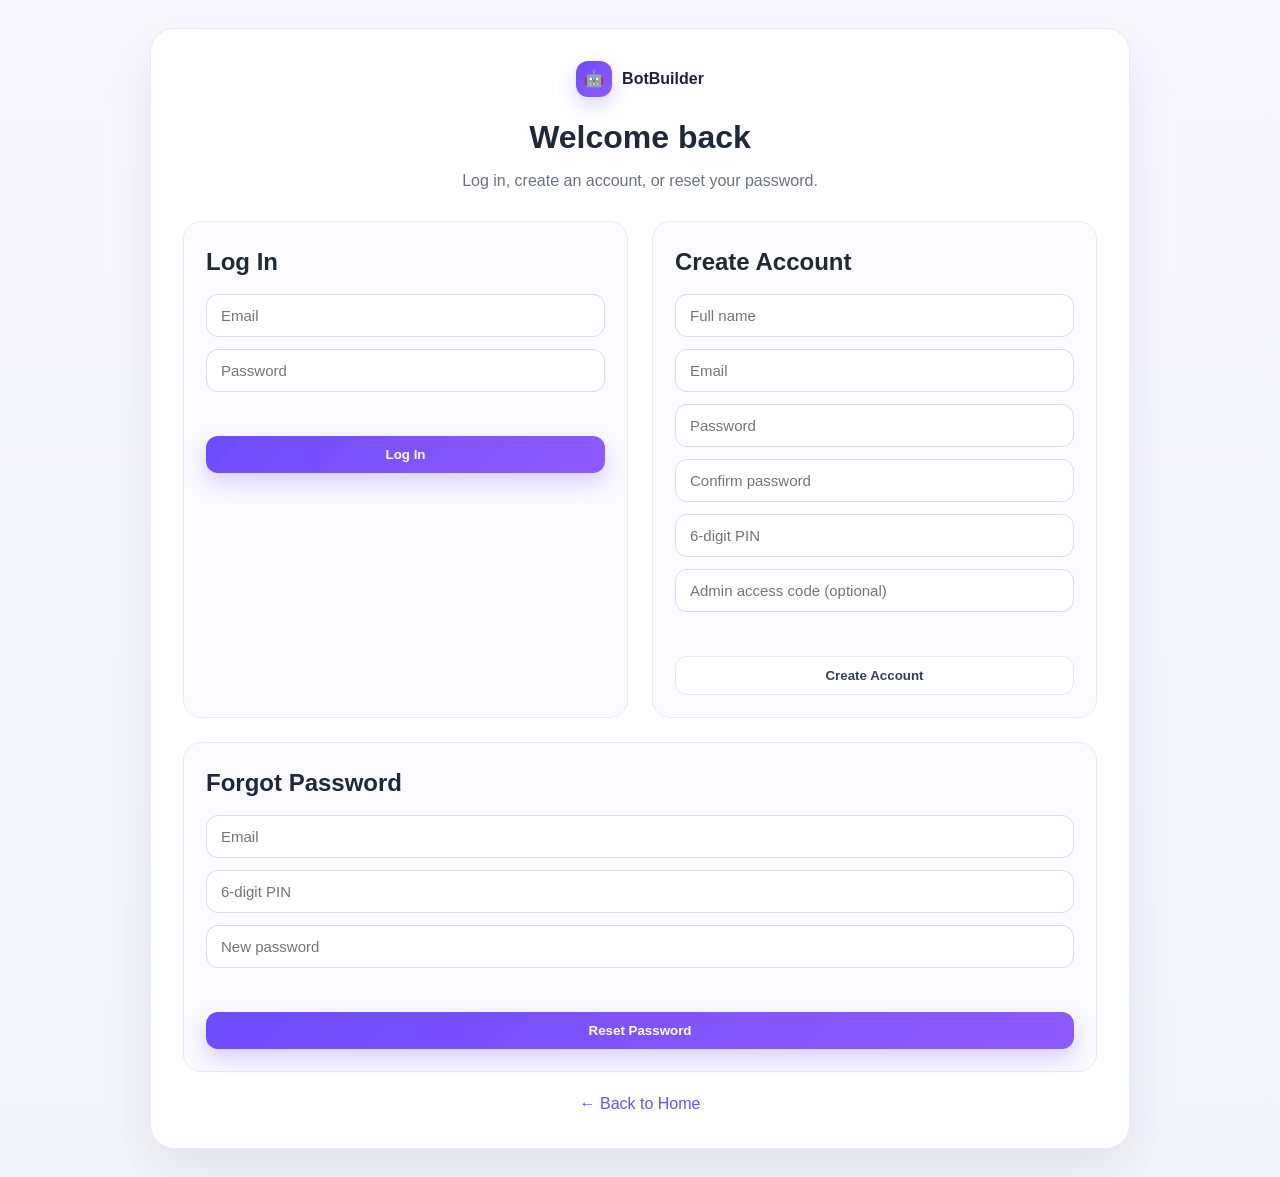
<file: src/main/resources/static/login.html>
<!DOCTYPE html>
<html lang="en">
<head>
    <meta charset="UTF-8">
    <meta name="viewport" content="width=device-width, initial-scale=1.0">
    <title>Login - BotBuilder</title>
    <link rel="stylesheet" href="style.css">
</head>
<body class="auth-page">
    <div class="auth-shell">
        <div class="auth-card">
            <div class="auth-header">
                <a href="index.html" class="brand">
                    <div class="brand-icon">🤖</div>
                    <span>BotBuilder</span>
                </a>
                <h1>Welcome back</h1>
                <p>Log in, create an account, or reset your password.</p>
            </div>

            <div class="auth-grid">
                <div class="auth-block">
                    <h2>Log In</h2>

                    <input id="login-email" type="email" placeholder="Email">
                    <input id="login-password" type="password" placeholder="Password">

                    <div id="login-message" class="form-message"></div>

                    <button id="login-btn" class="btn btn-primary btn-full" type="button">Log In</button>
                </div>

                <div class="auth-block">
                    <h2>Create Account</h2>

                    <input id="signup-name" type="text" placeholder="Full name">
                    <input id="signup-email" type="email" placeholder="Email">
                    <input id="signup-password" type="password" placeholder="Password">
                    <input id="signup-confirm-password" type="password" placeholder="Confirm password">
                    <input id="signup-pin" type="text" inputmode="numeric" maxlength="6" placeholder="6-digit PIN">
                    <input id="signup-admin-code" type="password" placeholder="Admin access code (optional)">

                    <div id="signup-message" class="form-message"></div>

                    <button id="signup-btn" class="btn btn-secondary btn-full" type="button">Create Account</button>
                </div>
            </div>

            <div class="auth-grid auth-reset-grid">
                <div class="auth-block auth-reset-block">
                    <h2>Forgot Password</h2>

                    <input id="reset-email" type="email" placeholder="Email">
                    <input id="reset-pin" type="text" inputmode="numeric" maxlength="6" placeholder="6-digit PIN">
                    <input id="reset-new-password" type="password" placeholder="New password">

                    <div id="reset-message" class="form-message"></div>

                    <button id="reset-btn" class="btn btn-primary btn-full" type="button">Reset Password</button>
                </div>
            </div>

            <div class="auth-back">
                <a href="index.html">← Back to Home</a>
            </div>
        </div>
    </div>

    <script src="auth.js"></script>
</body>
</html>
</file>
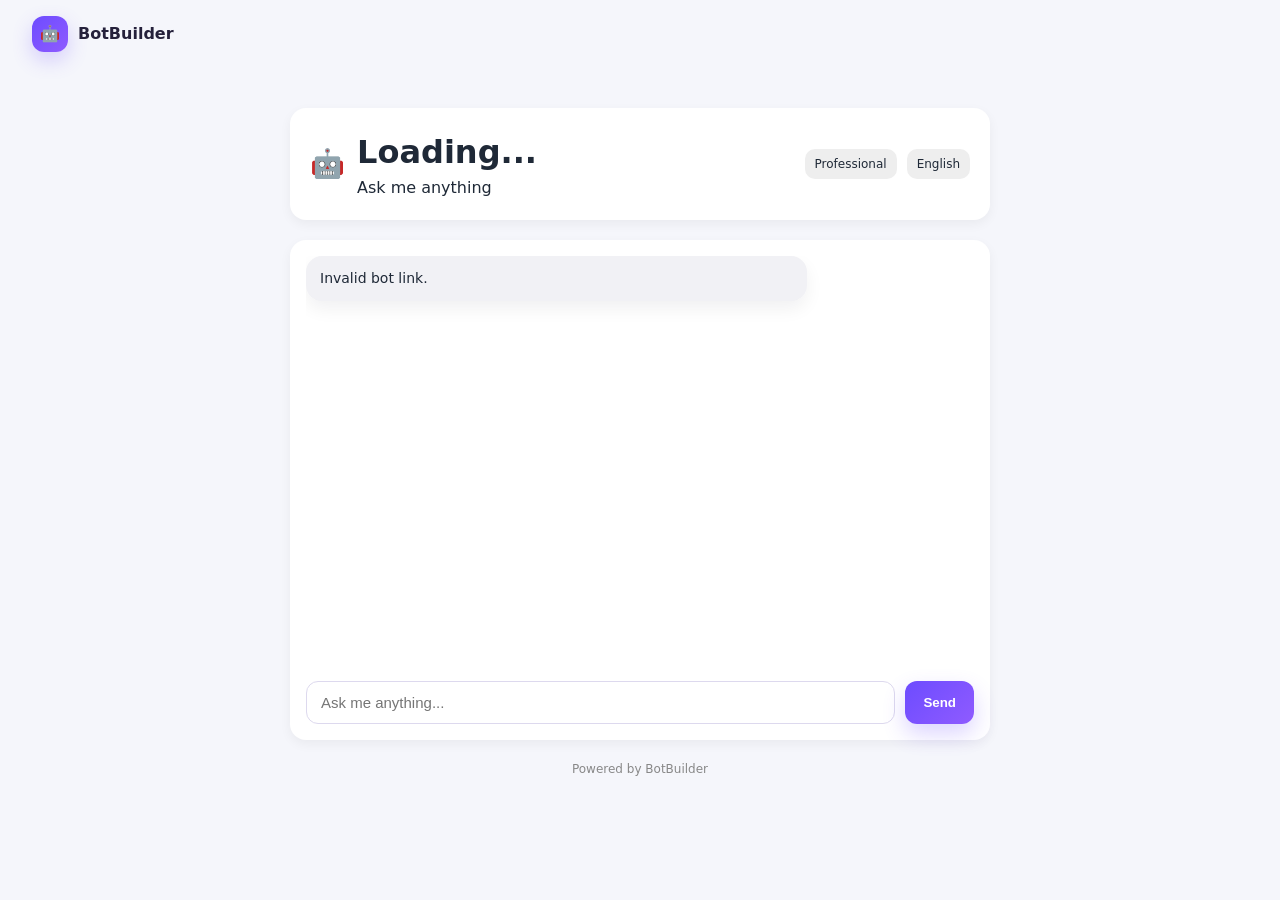
<file: src/main/resources/static/public-bot.html>
<!DOCTYPE html>
<html lang="en">
<head>
    <meta charset="UTF-8">
    <meta name="viewport" content="width=device-width, initial-scale=1.0">
    <title>Public Bot</title>
    <link rel="stylesheet" href="style.css">
</head>
<body class="public-bot-page">

<header class="public-header">
    <div class="brand">
        <div class="brand-icon">🤖</div>
        <span>BotBuilder</span>
    </div>
</header>

<main class="public-container">

    <!-- HERO CARD -->
    <div class="bot-hero-card">
        <div class="bot-hero-left">
            <div class="bot-avatar">🤖</div>
            <div>
                <h1 id="bot-name">Loading...</h1>
                <p id="bot-description">Ask me anything</p>
            </div>
        </div>

        <div class="bot-meta">
            <span id="bot-personality" class="badge">Professional</span>
            <span id="bot-language" class="badge">English</span>
        </div>
    </div>

    <!-- CHAT CARD -->
    <div class="chat-card">
        <div id="chat-messages" class="chat-messages"></div>

        <div id="typing-indicator" class="typing-indicator hidden">
            Bot is typing...
        </div>

        <div class="chat-input-row">
            <input id="chat-input" type="text" placeholder="Ask me anything...">
            <button id="chat-send" class="btn btn-primary">Send</button>
        </div>
    </div>

    <div class="footer-note">
        Powered by BotBuilder
    </div>

</main>

<script src="public-bot.js"></script>
</body>
</html>
</file>
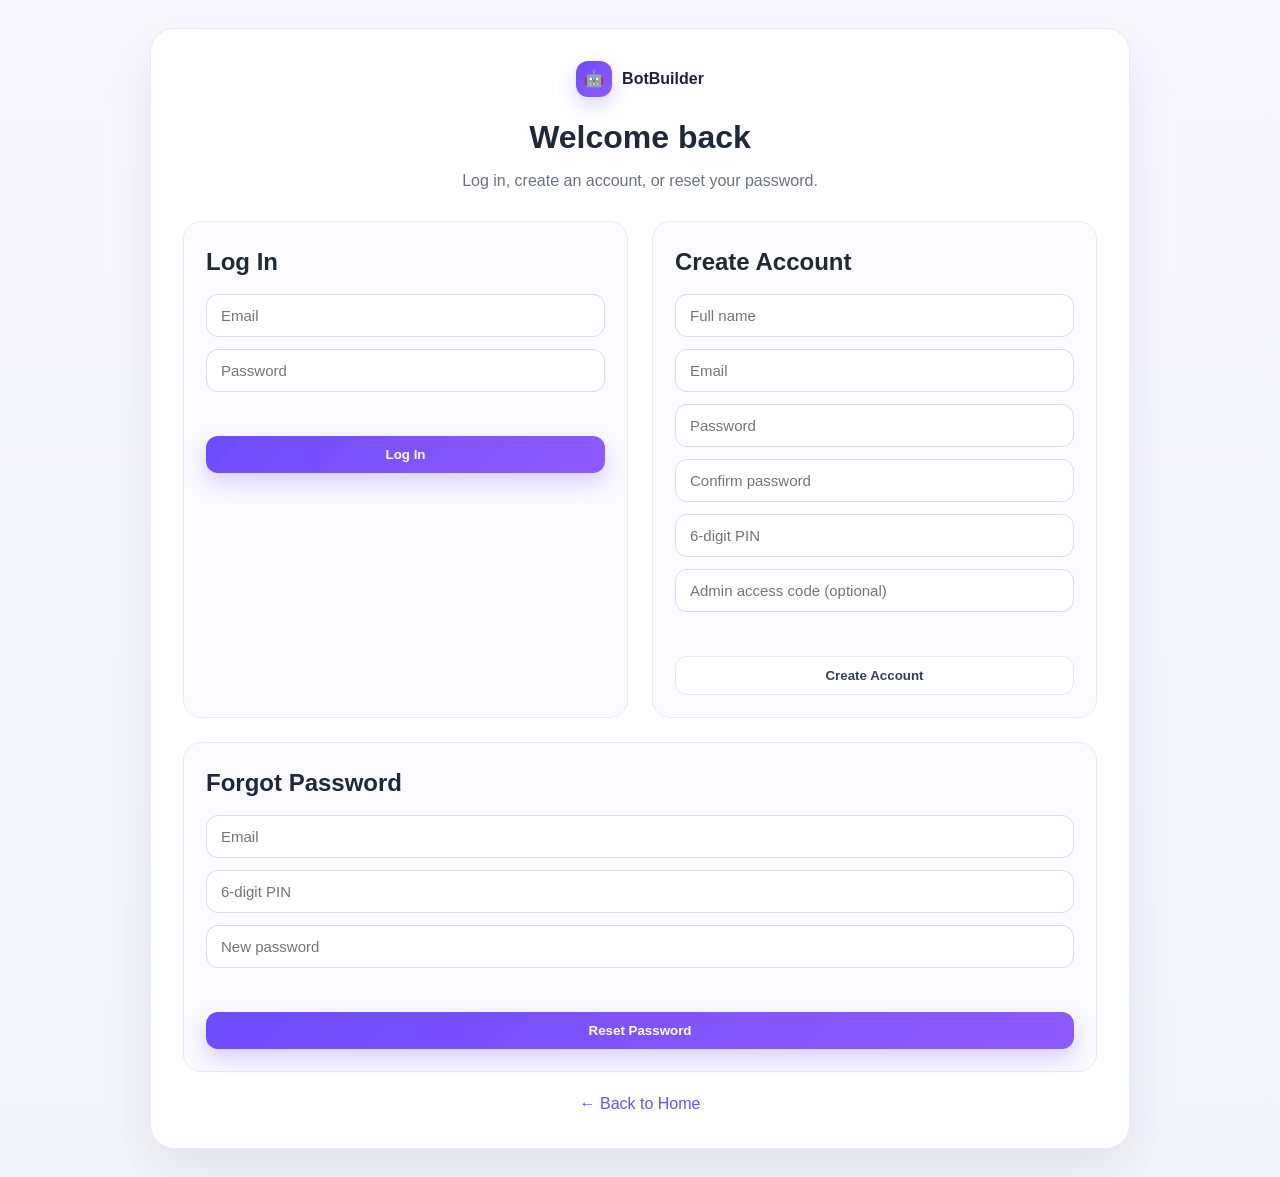
<file: src/main/resources/static/settings.html>
<!DOCTYPE html>
<html lang="en">
<head>
    <meta charset="UTF-8">
    <meta name="viewport" content="width=device-width, initial-scale=1.0">
    <title>Settings - BotBuilder</title>
    <link rel="stylesheet" href="style.css">
</head>
<body class="dashboard-page">
    <div class="dashboard-layout">

        <!-- Sidebar -->
        <aside class="sidebar">
            <div class="sidebar-top">
                <a href="dashboard.html" class="brand">
                    <div class="brand-icon">🤖</div>
                    <span>BotBuilder</span>
                </a>

                <nav class="sidebar-nav">
                    <a href="dashboard.html" class="sidebar-link" id="my-bots-link">My Bots</a>
                    <a href="create-bot.html?mode=create" class="sidebar-link" id="create-bot-link">Create New Bot</a>
                    <a href="analytics.html" class="sidebar-link" id="analytics-link">Analytics</a>
                    <a href="settings.html" class="sidebar-link active">Settings</a>
                </nav>
            </div>

            <div class="sidebar-bottom">
                <button id="logout-btn" class="sidebar-link logout-btn">Logout</button>
            </div>
        </aside>

        <!-- Main Content -->
        <main class="dashboard-main">
            <div class="dashboard-topbar">
                <div>
                    <h1 id="settings-page-title">Settings</h1>
                    <p id="settings-page-subtitle">Manage your profile and security</p>
                </div>
            </div>

            <div class="settings-grid">

                <!-- Profile Section -->
                <section class="settings-card">
                    <h2>Profile</h2>

                    <label for="settings-name">Name</label>
                    <input id="settings-name" type="text">

                    <label for="settings-email">Email</label>
                    <input id="settings-email" type="email">

                    <label for="settings-role">Role</label>
                    <input id="settings-role" type="text" readonly class="readonly-field">

                    <label for="settings-pin">6-digit PIN</label>
                    <input id="settings-pin" type="text" inputmode="numeric" maxlength="6" placeholder="Enter or update PIN">

                    <div id="profile-message" class="form-message"></div>

                    <button id="save-profile-btn" class="btn btn-primary" type="button">
                        Save Profile
                    </button>
                </section>

                <!-- Change Password -->
                <section class="settings-card">
                    <h2>Change Password</h2>

                    <label for="current-password">Current Password</label>
                    <input id="current-password" type="password">

                    <label for="new-password">New Password</label>
                    <input id="new-password" type="password">

                    <div id="password-message" class="form-message"></div>

                    <button id="change-password-btn" class="btn btn-primary" type="button">
                        Change Password
                    </button>
                </section>

                <!-- Admin Only Section -->
                <section class="settings-card admin-only" id="admin-reset-card">
                    <h2>Admin Reset User Password</h2>

                    <label for="target-email">User Email</label>
                    <input id="target-email" type="email">

                    <label for="target-pin">User 6-digit PIN</label>
                    <input id="target-pin" type="text" inputmode="numeric" maxlength="6">

                    <label for="target-new-password">New Password</label>
                    <input id="target-new-password" type="password">

                    <div id="admin-reset-message" class="form-message"></div>

                    <button id="admin-reset-btn" class="btn btn-secondary" type="button">
                        Reset User Password
                    </button>
                </section>

            </div>
        </main>
    </div>

    <script src="auth.js"></script>
    <script src="settings.js"></script>
</body>
</html>
</file>
<file: src/main/resources/static/style.css>
/* style.css */
* {
    margin: 0;
    padding: 0;
    box-sizing: border-box;
}

body {
    font-family: Inter, Arial, sans-serif;
    background: #f8f8fc;
    color: #1f2937;
    line-height: 1.5;
}

a {
    text-decoration: none;
    color: inherit;
}

.container {
    width: min(1120px, calc(100% - 48px));
    margin: 0 auto;
}

/* Header / Brand */
.site-header,
.wizard-header {
    background: rgba(255, 255, 255, 0.92);
    backdrop-filter: blur(10px);
    border-bottom: 1px solid #ebe9f5;
    position: sticky;
    top: 0;
    z-index: 20;
}

.nav-row,
.wizard-header-row {
    min-height: 74px;
    display: flex;
    align-items: center;
    justify-content: space-between;
    gap: 20px;
}

.brand {
    display: inline-flex;
    align-items: center;
    gap: 10px;
    font-weight: 700;
    color: #25213b;
}

.brand-icon {
    width: 36px;
    height: 36px;
    border-radius: 12px;
    display: grid;
    place-items: center;
    background: linear-gradient(135deg, #6d4cff, #8f5bff);
    color: #fff;
    box-shadow: 0 8px 20px rgba(109, 76, 255, 0.24);
}

.nav-links {
    display: flex;
    gap: 24px;
    color: #6b7280;
}

/* Buttons */
.btn {
    border: none;
    border-radius: 12px;
    padding: 11px 18px;
    font-weight: 600;
    cursor: pointer;
    display: inline-flex;
    align-items: center;
    justify-content: center;
    transition: 0.2s ease;
}

.btn:hover {
    transform: translateY(-1px);
}

.btn-primary {
    background: linear-gradient(135deg, #6d4cff, #8f5bff);
    color: #fff;
    box-shadow: 0 10px 22px rgba(109, 76, 255, 0.24);
}

.btn-secondary {
    background: #fff;
    border: 1px solid #e5e7eb;
    color: #374151;
}

.btn-full {
    width: 100%;
}

.btn-small {
    padding: 8px 12px;
    font-size: 14px;
}

.btn-disabled {
    opacity: 0.55;
    cursor: not-allowed;
    box-shadow: none;
}

/* Inputs */
input,
select,
textarea {
    width: 100%;
    border: 1px solid #ddd9ee;
    background: #fff;
    border-radius: 12px;
    padding: 12px 14px;
    outline: none;
    font-size: 15px;
}

input:focus,
select:focus,
textarea:focus {
    border-color: #7b59ff;
    box-shadow: 0 0 0 4px rgba(123, 89, 255, 0.12);
}

/* Landing */
.hero {
    padding: 72px 0 48px;
}

.hero-grid {
    display: grid;
    grid-template-columns: 1.1fr 0.9fr;
    gap: 40px;
    align-items: center;
}

.pill {
    display: inline-block;
    margin-bottom: 18px;
    padding: 8px 12px;
    border-radius: 999px;
    background: #f1eeff;
    color: #6d4cff;
    font-size: 14px;
    font-weight: 600;
}

.hero-copy h1 {
    font-size: clamp(38px, 5vw, 62px);
    line-height: 1.02;
    letter-spacing: -0.03em;
    margin-bottom: 18px;
    color: #1f1b2d;
}

.hero-copy p {
    max-width: 560px;
    color: #6b7280;
    font-size: 17px;
    margin-bottom: 24px;
}

.hero-actions {
    display: flex;
    gap: 12px;
    margin-bottom: 18px;
}

.hero-meta {
    display: flex;
    gap: 18px;
    color: #6b7280;
    font-size: 14px;
}

.hero-preview-card {
    background: #fff;
    border: 1px solid #eeeaf8;
    border-radius: 24px;
    padding: 28px;
    box-shadow: 0 24px 50px rgba(34, 26, 65, 0.08);
}

.chat-preview {
    display: flex;
    flex-direction: column;
    gap: 12px;
}

.chat-bubble {
    max-width: 75%;
    padding: 12px 14px;
    border-radius: 16px;
    font-size: 14px;
    box-shadow: 0 8px 18px rgba(24, 20, 40, 0.06);
}

.chat-left {
    background: #f6f5fb;
    color: #374151;
}

.chat-right {
    align-self: flex-end;
    background: linear-gradient(135deg, #6d4cff, #8f5bff);
    color: #fff;
}

.section {
    padding: 64px 0;
}

.section-light {
    background: #fafafe;
}

.section-heading {
    text-align: center;
    margin-bottom: 34px;
}

.section-heading h2 {
    font-size: 36px;
    margin-bottom: 8px;
    color: #1f1b2d;
}

.section-heading p {
    color: #6b7280;
}

.feature-grid,
.pricing-grid {
    display: grid;
    gap: 22px;
    grid-template-columns: repeat(3, 1fr);
}

.feature-card,
.price-card {
    background: #fff;
    border: 1px solid #ece9f7;
    border-radius: 20px;
    padding: 24px;
    box-shadow: 0 14px 28px rgba(31, 27, 45, 0.05);
}

.feature-icon {
    font-size: 24px;
    margin-bottom: 12px;
}

.feature-card h3,
.price-card h3 {
    margin-bottom: 8px;
}

.feature-card p,
.price-card ul {
    color: #6b7280;
}

.price {
    font-size: 34px;
    font-weight: 800;
    margin: 10px 0 14px;
}

.price span {
    font-size: 14px;
    font-weight: 500;
    color: #6b7280;
}

.price-card ul {
    list-style: none;
    margin-bottom: 18px;
    display: grid;
    gap: 8px;
}

.price-card.featured {
    border: 2px solid #7b59ff;
    position: relative;
}

.price-badge {
    position: absolute;
    top: -12px;
    left: 24px;
    background: #7b59ff;
    color: #fff;
    border-radius: 999px;
    padding: 6px 12px;
    font-size: 12px;
    font-weight: 700;
}

.site-footer {
    border-top: 1px solid #ebe9f5;
    padding: 24px 0;
    background: #fff;
}

.footer-row {
    display: flex;
    justify-content: space-between;
    align-items: center;
    gap: 24px;
}

.footer-brand {
    margin-bottom: 8px;
}

.footer-links {
    display: flex;
    gap: 18px;
    color: #6b7280;
}

/* Auth */
.auth-page {
    min-height: 100vh;
    background: linear-gradient(180deg, #f8f7ff 0%, #f4f4fb 100%);
}

.auth-shell {
    min-height: 100vh;
    display: grid;
    place-items: center;
    padding: 28px;
}

.auth-card {
    width: min(980px, 100%);
    background: #fff;
    border: 1px solid #ece9f7;
    border-radius: 24px;
    padding: 32px;
    box-shadow: 0 24px 50px rgba(31, 27, 45, 0.08);
}

.auth-header {
    text-align: center;
    margin-bottom: 28px;
}

.auth-header h1 {
    margin-top: 16px;
    margin-bottom: 8px;
}

.auth-header p {
    color: #6b7280;
}

.auth-grid {
    display: grid;
    grid-template-columns: repeat(2, 1fr);
    gap: 24px;
}

.auth-block {
    background: #fbfaff;
    border: 1px solid #ece9f7;
    border-radius: 18px;
    padding: 22px;
}

.auth-block h2 {
    margin-bottom: 14px;
}

.auth-block input {
    width: 100%;
    margin-bottom: 12px;
}

.auth-back {
    margin-top: 20px;
    text-align: center;
    color: #6d4cff;
}

.auth-reset-grid {
    margin-top: 24px;
    grid-template-columns: 1fr;
}

.auth-reset-block {
    max-width: 100%;
}

.form-message {
    min-height: 22px;
    margin-bottom: 10px;
    font-size: 14px;
    font-weight: 600;
}

.form-message.error {
    color: #b91c1c;
}

.form-message.success {
    color: #15803d;
}

/* Dashboard */
.dashboard-page {
    background: #f6f6fb;
}

.dashboard-layout {
    display: grid;
    grid-template-columns: 260px 1fr;
    min-height: 100vh;
}

.sidebar {
    background: #fff;
    border-right: 1px solid #ebe9f5;
    display: flex;
    flex-direction: column;
    justify-content: space-between;
    padding: 24px 18px;
}

.sidebar-nav {
    margin-top: 28px;
    display: grid;
    gap: 8px;
}

.sidebar-link {
    display: block;
    padding: 12px 14px;
    border-radius: 12px;
    color: #6b7280;
    font-weight: 600;
}

.sidebar-link.active,
.sidebar-link:hover {
    background: #f2efff;
    color: #6d4cff;
}

.logout-btn {
    width: 100%;
    text-align: left;
    background: none;
    border: none;
    cursor: pointer;
    font: inherit;
}

.dashboard-main {
    padding: 28px;
}

.dashboard-topbar {
    display: flex;
    align-items: center;
    justify-content: space-between;
    margin-bottom: 18px;
    gap: 20px;
}

.dashboard-topbar h1 {
    margin-bottom: 4px;
}

.dashboard-topbar p {
    color: #6b7280;
}

.search-row {
    margin-bottom: 22px;
}

.bot-grid {
    display: grid;
    grid-template-columns: repeat(3, 1fr);
    gap: 20px;
}

.bot-card,
.empty-bot-card {
    background: #fff;
    border: 1px solid #ebe9f5;
    border-radius: 18px;
    padding: 20px;
    box-shadow: 0 12px 24px rgba(31, 27, 45, 0.05);
}

.bot-card-top {
    display: flex;
    justify-content: space-between;
    gap: 16px;
    margin-bottom: 14px;
}

.bot-card h3 {
    margin-bottom: 6px;
}

.bot-card p {
    color: #6b7280;
    font-size: 14px;
    overflow-wrap: anywhere;
}

.bot-card-meta {
    display: flex;
    justify-content: space-between;
    color: #6b7280;
    font-size: 13px;
    margin-bottom: 16px;
}

.bot-card-actions {
    display: flex;
    gap: 10px;
    flex-wrap: wrap;
}

.status-badge {
    height: fit-content;
    border-radius: 999px;
    padding: 6px 10px;
    font-size: 12px;
    font-weight: 700;
}

.status-badge.published,
.status-badge.active {
    background: #eafaf1;
    color: #13a35d;
}

.status-badge.draft {
    background: #f3f4f6;
    color: #374151;
}

.bot-public-link-row {
    display: flex;
    gap: 10px;
    align-items: center;
    margin-bottom: 14px;
}

.bot-public-link {
    flex: 1;
    font-size: 13px;
    padding: 10px 12px;
}

.bot-draft-text {
    flex: 1;
    font-size: 13px;
    color: #6b7280;
}

.empty-bot-card {
    min-height: 210px;
    display: grid;
    place-items: center;
    text-align: center;
    border-style: dashed;
}

.empty-icon {
    width: 52px;
    height: 52px;
    border-radius: 50%;
    display: grid;
    place-items: center;
    background: #f1eeff;
    color: #6d4cff;
    font-size: 24px;
    margin-bottom: 10px;
}

/* Create Bot / Wizard */
.create-bot-page {
    background: #f6f6fb;
}

.create-bot-page .public-header {
    background: rgba(255, 255, 255, 0.92);
    backdrop-filter: blur(10px);
    border-bottom: 1px solid #ebe9f5;
    padding: 18px 32px;
}

.wizard-shell {
    max-width: 1120px;
    margin: 0 auto;
    padding: 28px 24px 48px;
}

.wizard-stepper {
    display: grid;
    grid-template-columns: repeat(5, 1fr);
    align-items: center;
    justify-items: center;
    max-width: 620px;
    margin: 0 auto 10px;
    gap: 0;
}

.wizard-stepper .step {
    width: 40px;
    height: 40px;
    border-radius: 999px;
    display: grid;
    place-items: center;
    background: #e5e7eb;
    color: #6b7280;
    font-weight: 700;
}

.wizard-stepper .step.active {
    background: linear-gradient(135deg, #6d4cff, #8f5bff);
    color: #fff;
}

.wizard-stepper .step.completed {
    background: #6d4cff;
    color: #fff;
}

.wizard-step-labels {
    display: grid;
    grid-template-columns: repeat(5, 1fr);
    align-items: start;
    justify-items: center;
    max-width: 620px;
    margin: 0 auto 28px;
    gap: 0;
    text-align: center;
    color: #6b7280;
    font-size: 14px;
}

.wizard-step {
    display: none;
}

.wizard-step.active {
    display: block;
}

.wizard-card {
    background: #fff;
    border: 1px solid #ebe9f5;
    border-radius: 22px;
    padding: 28px;
    box-shadow: 0 14px 28px rgba(31, 27, 45, 0.05);
}

.wizard-card h1 {
    font-size: 26px;
    margin-bottom: 6px;
    color: #1f1b2d;
}

.wizard-card h2 {
    font-size: 22px;
    margin-bottom: 12px;
    color: #1f1b2d;
}

.wizard-card > p {
    color: #6b7280;
    margin-bottom: 18px;
}

.wizard-card label {
    display: block;
    font-weight: 600;
    margin: 16px 0 8px;
}

.personality-grid {
    display: grid;
    grid-template-columns: repeat(2, 1fr);
    gap: 14px;
    margin-top: 10px;
}

.personality-option {
    display: flex;
    flex-direction: column;
    gap: 4px;
    padding: 16px;
    border: 1.5px solid #dfdbea;
    border-radius: 14px;
    background: #ffffff;
    cursor: pointer;
    transition: all 0.2s ease;
    text-align: left;
}

.personality-option:hover {
    border-color: #b7abf8;
    box-shadow: 0 8px 20px rgba(109, 76, 255, 0.08);
}

.personality-option.active {
    border: 2px solid #6d4cff;
    background: #f7f4ff;
    box-shadow: 0 10px 22px rgba(109, 76, 255, 0.10);
}

.personality-option strong {
    font-size: 16px;
    color: #1f1b2d;
}

.personality-option span {
    font-size: 13px;
    color: #6b7280;
}

.knowledge-source-switch {
    display: flex;
    gap: 12px;
    margin: 12px 0 20px;
}

.knowledge-source-option {
    border: 1.5px solid #dfdbea;
    border-radius: 14px;
    padding: 12px 18px;
    background: #fff;
    cursor: pointer;
    transition: all 0.2s ease;
}

.knowledge-source-option:hover {
    border-color: #b7abf8;
    box-shadow: 0 8px 20px rgba(109, 76, 255, 0.08);
}

.knowledge-source-option.active {
    border: 2px solid #6d4cff;
    background: #f7f4ff;
    box-shadow: 0 10px 22px rgba(109, 76, 255, 0.10);
}

.knowledge-panel {
    display: none;
    margin-top: 18px;
}

.knowledge-panel.active {
    display: block;
}

.upload-dropzone {
    border: 1.5px dashed #d7d2e8;
    border-radius: 16px;
    background: #fcfbff;
    min-height: 170px;
    display: grid;
    place-items: center;
    text-align: center;
    padding: 24px;
    cursor: pointer;
    transition: all 0.2s ease;
}

.upload-dropzone:hover {
    border-color: #b7abf8;
    background: #f8f5ff;
}

.upload-dropzone-title {
    font-weight: 600;
    color: #374151;
    margin-bottom: 4px;
}

.upload-dropzone-subtitle {
    font-size: 13px;
    color: #9ca3af;
}

.helper-text {
    color: #6b7280;
    font-size: 13px;
    margin-top: 8px;
}

.slider-block {
    margin-bottom: 26px;
}

.slider-header {
    display: flex;
    justify-content: space-between;
    align-items: center;
    margin-bottom: 8px;
}

.slider-value {
    font-weight: 700;
    color: #374151;
}

.wizard-nav-row {
    display: flex;
    justify-content: space-between;
    gap: 12px;
    margin-top: 22px;
}

.test-layout {
    display: grid;
    grid-template-columns: 320px 1fr;
    gap: 22px;
    align-items: start;
}

.review-box {
    background: #f8f7fd;
    border: 1px solid #ebe9f5;
    border-radius: 16px;
    padding: 16px;
    display: block;
    overflow-wrap: anywhere;
    word-break: break-word;
}

.review-box div {
    margin-bottom: 10px;
    line-height: 1.5;
    overflow-wrap: anywhere;
    word-break: break-word;
}

.test-box {
    border: 1px solid #ebe9f5;
    border-radius: 20px;
    background: #fff;
    padding: 16px;
    min-height: 420px;
    display: flex;
    flex-direction: column;
}

.chat-messages {
    flex: 1;
    overflow-y: auto;
    margin-bottom: 12px;
    min-height: 260px;
}

.chat-input-row {
    display: flex;
    gap: 10px;
    margin-top: auto;
}

.chat-field {
    flex: 1;
}

.chat-line {
    margin-bottom: 10px;
    padding: 10px 12px;
    border-radius: 12px;
    max-width: 86%;
    font-size: 14px;
}

.chat-line-user {
    background: #f3f0ff;
    margin-left: auto;
}

.chat-line-bot {
    background: #f5f6fa;
}

.chat-line-bot.error {
    color: #b91c1c;
}

.deploy-actions {
    display: flex;
    gap: 10px;
    flex-wrap: wrap;
}

#open-mode-step4-actions {
    justify-content: flex-start;
}

.open-mode .wizard-stepper .step.completed {
    background: #e5e7eb !important;
    color: #9ca3af !important;
}

.open-mode .wizard-stepper .step:not(.active) {
    background: #e5e7eb !important;
    color: #9ca3af !important;
}

.open-mode .wizard-stepper .step.active {
    background: linear-gradient(135deg, #6d4cff, #8f5bff) !important;
    color: #fff !important;
}

/* Analytics */
.analytics-stats-grid {
    display: grid;
    grid-template-columns: repeat(4, minmax(0, 1fr));
    gap: 20px;
    margin-bottom: 24px;
}

.analytics-stat-card,
.analytics-chart-card,
.analytics-table-card {
    background: rgba(255, 255, 255, 0.92);
    border: 1px solid #ebe9f5;
    border-radius: 22px;
    padding: 22px;
    box-shadow: 0 14px 32px rgba(31, 27, 45, 0.06);
    transition: transform 0.18s ease, box-shadow 0.18s ease, border-color 0.18s ease;
}

.analytics-stat-card:hover,
.analytics-chart-card:hover,
.analytics-table-card:hover {
    transform: translateY(-2px);
    box-shadow: 0 18px 38px rgba(31, 27, 45, 0.09);
    border-color: #ddd7f6;
}

.analytics-stat-card h3 {
    font-size: 14px;
    font-weight: 700;
    color: #4b5563;
    margin-bottom: 14px;
    letter-spacing: 0.01em;
}

.analytics-stat-value {
    font-size: 44px;
    line-height: 1;
    font-weight: 800;
    color: #1f1b2d;
    margin-bottom: 12px;
    letter-spacing: -0.03em;
}

.analytics-stat-card p {
    font-size: 14px;
    color: #6b7280;
}

.analytics-card-header {
    margin-bottom: 18px;
}

.analytics-card-header h2 {
    font-size: 24px;
    line-height: 1.15;
    margin-bottom: 6px;
    color: #1f1b2d;
    letter-spacing: -0.02em;
}

.analytics-card-header p {
    color: #6b7280;
    font-size: 15px;
}

.analytics-real-chart-wrap {
    position: relative;
    height: 340px;
    background: linear-gradient(180deg, #fcfbff 0%, #f8f5ff 100%);
    border: 1px solid #eeeaf8;
    border-radius: 18px;
    padding: 18px;
}

#analytics-line-chart {
    width: 100% !important;
    height: 100% !important;
}

.analytics-table-wrapper {
    overflow-x: auto;
}

.analytics-table {
    width: 100%;
    border-collapse: collapse;
}

.analytics-table thead th {
    text-align: left;
    font-size: 13px;
    font-weight: 700;
    color: #6b7280;
    padding: 14px 12px;
    border-bottom: 1px solid #eeeaf8;
    background: #fcfbff;
}

.analytics-table tbody td {
    padding: 16px 12px;
    border-bottom: 1px solid #f1eef9;
    font-size: 14px;
    color: #1f2937;
    vertical-align: middle;
}

.analytics-table tbody tr:hover {
    background: #faf8ff;
}

.analytics-table tbody tr:last-child td {
    border-bottom: none;
}

.analytics-table td:first-child {
    font-weight: 700;
    color: #1f1b2d;
}

.dashboard-topbar h1#analytics-page-title {
    font-size: 52px;
    line-height: 1.02;
    letter-spacing: -0.035em;
    margin-bottom: 10px;
    color: #1f1b2d;
}

#analytics-page-subtitle {
    font-size: 17px;
    color: #667085;
}

/* Settings */
.settings-grid {
    display: grid;
    gap: 22px;
    grid-template-columns: repeat(2, 1fr);
}

.settings-card {
    background: #fff;
    border: 1px solid #ebe9f5;
    border-radius: 20px;
    padding: 24px;
    box-shadow: 0 12px 24px rgba(31, 27, 45, 0.05);
}

.settings-card h2 {
    margin-bottom: 16px;
    color: #1f1b2d;
}

.settings-card label {
    display: block;
    font-weight: 600;
    margin: 14px 0 8px;
}

.admin-only {
    grid-column: 1 / -1;
}

.readonly-field {
    background-color: #f3f4f6;
    cursor: not-allowed;
    color: #6b7280;
}

/* Public bot */
.public-bot-page {
    background: #f5f6fb;
    font-family: system-ui;
}

.public-header {
    padding: 16px 32px;
}

.public-container {
    max-width: 700px;
    margin: 40px auto;
}

.bot-hero-card {
    background: white;
    border-radius: 16px;
    padding: 20px;
    margin-bottom: 20px;
    display: flex;
    justify-content: space-between;
    align-items: center;
    box-shadow: 0 4px 12px rgba(0, 0, 0, 0.05);
}

.bot-hero-left {
    display: flex;
    gap: 12px;
    align-items: center;
}

.bot-avatar {
    font-size: 28px;
}

.bot-meta {
    display: flex;
    gap: 10px;
}

.badge {
    background: #eee;
    padding: 6px 10px;
    border-radius: 10px;
    font-size: 12px;
}

.chat-card {
    background: white;
    border-radius: 16px;
    padding: 16px;
    height: 500px;
    display: flex;
    flex-direction: column;
    box-shadow: 0 4px 12px rgba(0, 0, 0, 0.05);
}

.chat-bubble.bot {
    background: #f1f1f5;
    align-self: flex-start;
}

.chat-bubble.user {
    background: #6c5ce7;
    color: white;
    align-self: flex-end;
}

.typing-indicator {
    font-size: 12px;
    color: gray;
    margin-bottom: 10px;
}

.hidden {
    display: none;
}

.footer-note {
    text-align: center;
    margin-top: 20px;
    font-size: 12px;
    color: #888;
}

/* Responsive */
@media (max-width: 1100px) {
    .analytics-stats-grid {
        grid-template-columns: repeat(2, minmax(0, 1fr));
    }
}

@media (max-width: 980px) {
    .hero-grid,
    .auth-grid,
    .dashboard-layout,
    .feature-grid,
    .pricing-grid,
    .bot-grid {
        grid-template-columns: 1fr;
    }

    .dashboard-layout {
        display: block;
    }

    .sidebar {
        border-right: none;
        border-bottom: 1px solid #ebe9f5;
    }

    .nav-links {
        display: none;
    }

    .footer-row,
    .dashboard-topbar {
        flex-direction: column;
        align-items: flex-start;
    }

    .wizard-shell {
        padding: 24px 16px 40px;
    }

    .test-layout {
        grid-template-columns: 1fr;
    }

    .settings-grid {
        grid-template-columns: 1fr;
    }

    .admin-only {
        grid-column: auto;
    }
}

@media (max-width: 700px) {
    .analytics-stats-grid {
        grid-template-columns: 1fr;
    }

    .dashboard-topbar h1#analytics-page-title {
        font-size: 38px;
    }

    .analytics-real-chart-wrap {
        height: 280px;
    }

	.wizard-stepper {
	    max-width: 100%;
	}

	.wizard-stepper .step {
	    width: 34px;
	    height: 34px;
	    font-size: 14px;
	}

	.wizard-step-labels {
	    max-width: 100%;
	    font-size: 11px;
	}

    .knowledge-source-switch {
        flex-wrap: wrap;
    }

    .personality-grid {
        grid-template-columns: 1fr;
    }

    .chat-input-row {
        flex-direction: column;
    }

    .deploy-actions {
        width: 100%;
        justify-content: stretch;
    }

    .deploy-actions .btn {
        flex: 1;
    }
}
</file>
<file: byte-squad-chatbot-builder/chatbot/style.css>
:root {
  color-scheme: dark;
  --bg: #0b0f14;
  --bg-2: #0f1420;
  --panel: #111826;
  --panel-2: #141d2e;
  --ink: #e7eefc;
  --muted: #93a4c7;
  --line: #21304a;
  --accent: #ffb347;
  --accent-2: #2fd0b6;
  --accent-3: #63c5ff;
  --ok: #78f2a3;
  --warn: #ffc46b;
  --bad: #ff7d91;
  --shadow: 0 18px 40px rgba(0, 0, 0, 0.35);
  --radius: 16px;
  --font-body: "Space Grotesk", "Segoe UI", system-ui, sans-serif;
  --font-head: "Fraunces", "Times New Roman", serif;
  --font-mono: ui-monospace, "SFMono-Regular", Menlo, Consolas, monospace;
}

* { box-sizing: border-box; }

body {
  margin: 0;
  font: 14px/1.4 var(--font-body);
  color: var(--ink);
  background:
    radial-gradient(1200px 600px at 10% -10%, rgba(99, 197, 255, 0.18), transparent 60%),
    radial-gradient(900px 500px at 120% 0%, rgba(47, 208, 182, 0.20), transparent 55%),
    linear-gradient(180deg, #0a0f16 0%, #0b1018 55%, #0a0e14 100%);
}

body::before {
  content: "";
  position: fixed;
  inset: 0;
  background-image:
    linear-gradient(90deg, rgba(255,255,255,0.04) 1px, transparent 1px),
    linear-gradient(180deg, rgba(255,255,255,0.04) 1px, transparent 1px);
  background-size: 60px 60px;
  opacity: 0.08;
  pointer-events: none;
}

.app {
  max-width: 1480px;
  margin: 18px auto 32px;
  padding: 0 16px 24px;
}

.topbar {
  display: flex;
  align-items: center;
  justify-content: space-between;
  gap: 16px;
  padding: 16px 18px;
  background: linear-gradient(120deg, rgba(20, 30, 46, 0.95), rgba(16, 24, 38, 0.85));
  border: 1px solid var(--line);
  border-radius: 18px;
  box-shadow: var(--shadow);
  position: sticky;
  top: 12px;
  z-index: 5;
  backdrop-filter: blur(6px);
}

.brand h1 {
  margin: 0;
  font: 700 22px/1.1 var(--font-head);
  letter-spacing: 0.5px;
}

.brand p {
  margin: 6px 0 0;
  color: var(--muted);
  font-size: 12px;
}

.top-actions {
  display: flex;
  align-items: center;
  gap: 12px;
}

.status {
  padding: 8px 12px;
  border-radius: 999px;
  background: rgba(21, 30, 45, 0.9);
  border: 1px solid var(--line);
  color: var(--muted);
  font-size: 12px;
  min-width: 240px;
  text-align: center;
}

.boot-warning {
  margin: 12px 6px 0;
  padding: 10px 14px;
  border-radius: 12px;
  border: 1px solid rgba(255, 196, 107, 0.5);
  background: rgba(35, 26, 14, 0.85);
  color: var(--warn);
  font-size: 12px;
}

.toggle {
  display: inline-flex;
  align-items: center;
  gap: 8px;
  padding: 6px 10px;
  border-radius: 999px;
  background: rgba(21, 30, 45, 0.9);
  border: 1px solid var(--line);
  font-size: 12px;
  color: var(--muted);
}

.toggle input { accent-color: var(--accent-2); }

.grid {
  display: grid;
  grid-template-columns: minmax(320px, 1.05fr) minmax(320px, 1fr) minmax(320px, 1fr);
  gap: 16px;
  margin-top: 18px;
}

.panel {
  background: linear-gradient(180deg, rgba(18, 26, 39, 0.95), rgba(13, 19, 29, 0.9));
  border: 1px solid var(--line);
  border-radius: var(--radius);
  padding: 16px;
  box-shadow: var(--shadow);
  display: flex;
  flex-direction: column;
  gap: 12px;
  min-height: 240px;
}

.panel h2 {
  margin: 0;
  font: 600 16px/1.2 var(--font-head);
  letter-spacing: 0.3px;
}

.section-title {
  font-weight: 600;
  text-transform: uppercase;
  letter-spacing: 0.12em;
  font-size: 11px;
  color: var(--muted);
}

label {
  display: block;
  margin-bottom: 6px;
  font-size: 12px;
  color: var(--muted);
}

textarea, input, select {
  width: 100%;
  font: inherit;
  color: var(--ink);
  background: rgba(10, 14, 22, 0.9);
  border: 1px solid #1f2a40;
  border-radius: 12px;
  padding: 10px 12px;
}

textarea {
  min-height: 140px;
  resize: vertical;
}

.mono { font-family: var(--font-mono); }

button {
  cursor: pointer;
  border-radius: 12px;
  border: 1px solid #1f2a40;
  background: linear-gradient(140deg, rgba(25, 39, 59, 0.95), rgba(19, 30, 46, 0.9));
  color: var(--ink);
  padding: 10px 14px;
  transition: transform 120ms ease, border 120ms ease, box-shadow 120ms ease;
}

button:hover {
  border-color: rgba(99, 197, 255, 0.45);
  box-shadow: 0 0 0 3px rgba(99, 197, 255, 0.15);
}

button:active { transform: translateY(1px); }

button[disabled] { opacity: 0.6; cursor: not-allowed; }

.btn-primary {
  background: linear-gradient(140deg, rgba(255, 179, 71, 0.9), rgba(255, 129, 88, 0.8));
  color: #1a130a;
  border: none;
}

.btn-ghost {
  background: transparent;
  border: 1px solid #273750;
}

.row { display: flex; gap: 10px; flex-wrap: wrap; }
.row > * { flex: 1 1 auto; }

.stack { display: grid; gap: 10px; }

.tags { display: flex; flex-wrap: wrap; gap: 8px; }

.chip {
  border-radius: 999px;
  border: 1px solid #2b3c57;
  background: rgba(9, 14, 22, 0.9);
  padding: 6px 12px;
  font-size: 12px;
  color: var(--muted);
}

.chip.active {
  border-color: rgba(47, 208, 182, 0.7);
  color: var(--ink);
  box-shadow: inset 0 0 0 1px rgba(47, 208, 182, 0.4);
}

.pill {
  display: inline-flex;
  align-items: center;
  gap: 6px;
  padding: 6px 10px;
  border-radius: 999px;
  border: 1px solid #24324b;
  background: rgba(12, 17, 26, 0.9);
  font-size: 12px;
  color: var(--muted);
}

.note {
  padding: 10px 12px;
  border-radius: 12px;
  background: rgba(12, 17, 26, 0.9);
  border: 1px solid #1f2a40;
  font-size: 12px;
  color: var(--muted);
}

.note strong { color: var(--ink); }

.meter {
  display: grid;
  gap: 8px;
}

.progress {
  width: 100%;
  height: 12px;
  background: #0d1422;
  border: 1px solid #22304a;
  border-radius: 999px;
  overflow: hidden;
}

.progress > span {
  display: block;
  height: 100%;
  width: 0%;
  background: linear-gradient(90deg, #ff7d91, #ffb347, #2fd0b6, #63c5ff);
  transition: width 200ms ease;
}

.gauge {
  position: relative;
  width: 100%;
  max-width: 240px;
  margin: 0 auto;
  aspect-ratio: 1 / 1;
  border-radius: 50%;
  background: conic-gradient(var(--accent-2) 0deg, rgba(255,255,255,0.08) 0deg);
  box-shadow: inset 0 0 0 10px rgba(12, 18, 28, 0.9);
}

.gauge::after {
  content: "";
  position: absolute;
  inset: 18%;
  background: rgba(10, 14, 22, 0.95);
  border-radius: 50%;
  border: 1px solid #20304a;
}

.gauge .gauge-center {
  position: absolute;
  inset: 0;
  display: grid;
  place-items: center;
  text-align: center;
  z-index: 1;
  padding: 0 18px;
}

.gauge-value {
  font-size: 28px;
  font-weight: 700;
  color: var(--ink);
}

.gauge-label {
  font-size: 12px;
  color: var(--muted);
}

.heatbar {
  height: 10px;
  border-radius: 999px;
  background: rgba(12, 17, 26, 0.9);
  border: 1px solid #22304a;
  overflow: hidden;
}

.heatbar span {
  display: block;
  height: 100%;
  width: 0%;
  background: linear-gradient(90deg, #ff7d91, #ffb347, #2fd0b6);
  transition: width 160ms ease;
}

.cards {
  display: grid;
  grid-template-columns: repeat(2, minmax(0, 1fr));
  gap: 10px;
}

.card-stat {
  padding: 12px;
  border-radius: 14px;
  border: 1px solid #21304a;
  background: rgba(10, 14, 22, 0.9);
  display: grid;
  gap: 6px;
}

.card-stat span { color: var(--muted); font-size: 11px; text-transform: uppercase; letter-spacing: 0.12em; }
.card-stat strong { font-size: 16px; }

.out {
  min-height: 220px;
  background: rgba(8, 12, 20, 0.9);
  border: 1px solid #1f2a40;
  border-radius: 12px;
  padding: 12px;
  white-space: pre-wrap;
}

.canvas-wrap {
  position: relative;
}

canvas {
  width: 100%;
  height: 160px;
  background: rgba(8, 12, 20, 0.9);
  border: 1px solid #1f2a40;
  border-radius: 12px;
}

.timeline {
  display: grid;
  gap: 10px;
  max-height: 260px;
  overflow: auto;
}

.timeline-item {
  border: 1px solid #1f2a40;
  border-radius: 12px;
  padding: 10px;
  background: rgba(9, 14, 22, 0.9);
  font-size: 12px;
  color: var(--muted);
}

.timeline-item strong { color: var(--ink); font-size: 12px; }

.details {
  border: 1px solid #22304a;
  border-radius: 12px;
  padding: 12px;
  background: rgba(9, 14, 22, 0.9);
}

.details summary { cursor: pointer; color: var(--muted); font-size: 12px; }

.small { font-size: 12px; color: var(--muted); }

.notes {
  margin: 10px 0 0;
  padding-left: 18px;
  color: var(--muted);
  font-size: 12px;
}

.notes li { margin: 6px 0; }

.ok { color: var(--ok); }
.warn { color: var(--warn); }
.bad { color: var(--bad); }

.pulse {
  animation: pulse 240ms ease-out;
}

@keyframes pulse {
  0% { box-shadow: 0 0 0 rgba(99, 197, 255, 0); }
  60% { box-shadow: 0 0 0 8px rgba(99, 197, 255, 0.16); }
  100% { box-shadow: 0 0 0 rgba(99, 197, 255, 0); }
}

body[data-advanced="false"] .advanced { display: none; }

@media (max-width: 1200px) {
  .grid { grid-template-columns: 1fr; }
  .topbar { position: static; }
  .status { min-width: 160px; }
}
</file>
